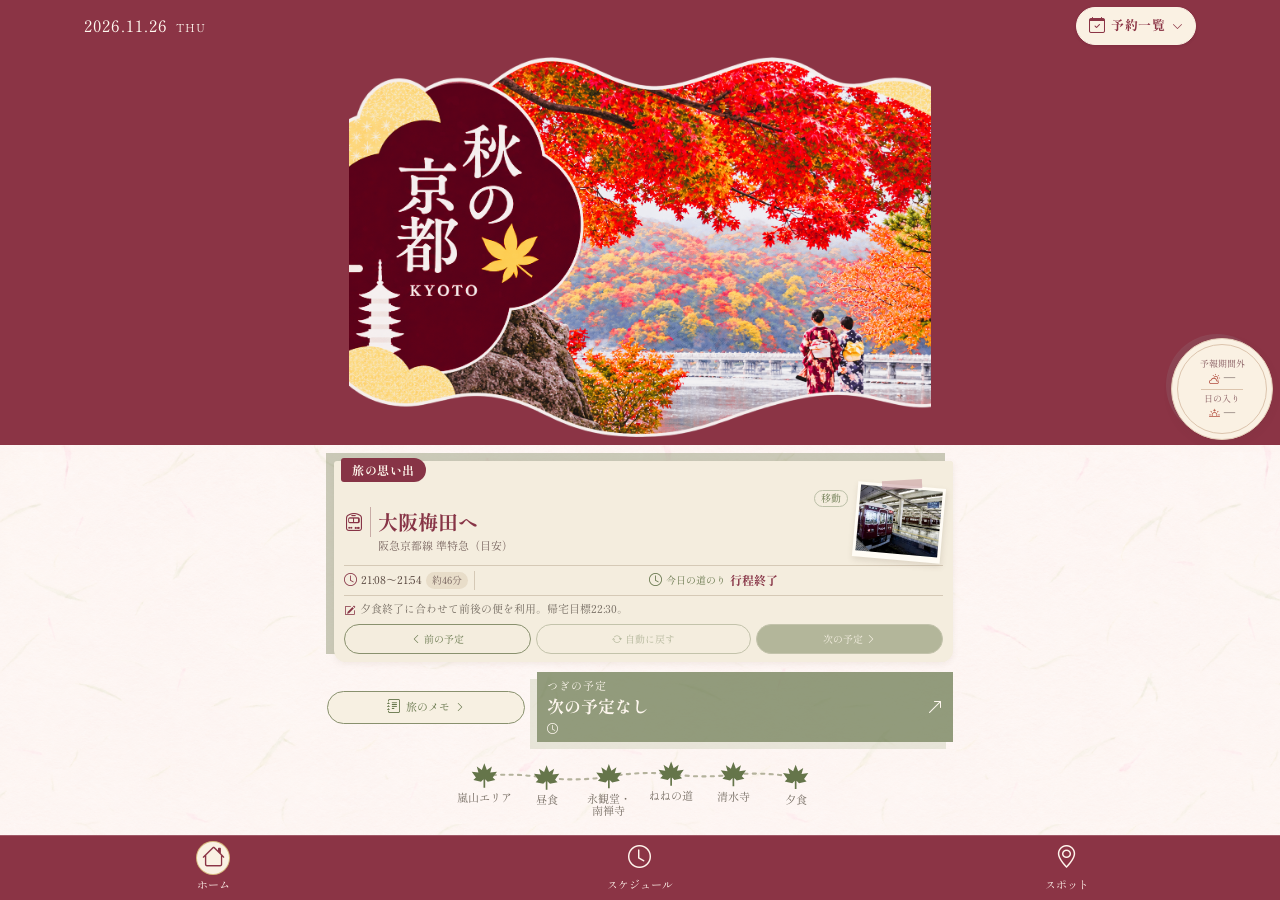
<file: index.html>
<!doctype html>
<html lang="ja">
  <head>
    <meta charset="UTF-8" />
    <meta name="viewport" content="width=device-width, initial-scale=1.0, viewport-fit=cover" />

    <meta name="theme-color" content="#8B3445" />
    <title>AYtabi｜秋の京都</title>

    <!-- Bootstrap 5 -->
    <link
      rel="stylesheet"
      href="https://cdn.jsdelivr.net/npm/bootstrap@5.3.3/dist/css/bootstrap.min.css"
    />
    <!-- Bootstrap Icons -->
    <link
      rel="stylesheet"
      href="https://cdn.jsdelivr.net/npm/bootstrap-icons@1.11.3/font/bootstrap-icons.min.css"
    />
    <!-- Font Awesome Icons -->
    <link
      rel="stylesheet"
      href="https://cdnjs.cloudflare.com/ajax/libs/font-awesome/6.7.2/css/all.min.css"
    />
    <!-- Google Fonts -->
    <link
      rel="stylesheet"
      href="https://fonts.googleapis.com/css2?family=Noto+Sans+JP:wght@400;500;600;700&display=swap"
    />
    <!-- 自作CSS -->
    <link rel="stylesheet" href="css/common.css?v=20261125-2215" />
    <link rel="stylesheet" href="css/home.css?v=20261125-2215" />
    <link rel="stylesheet" href="css/schedule.css?v=20261125-2215" />
    <link rel="stylesheet" href="css/spots.css?v=20261125-2215" />
    <link rel="stylesheet" href="css/refinement.css?v=20261126-memo2" />
  </head>

  <body>
    <!-- ヘッダー-->
    <header class="site-header">
      <div class="container d-flex align-items-center gap-2">
        <!-- 日付 -->
        <div class="header-date">
          <span id="header-date"></span>
          <span id="header-day" class="header-date__day"></span>
        </div>

        <!-- 予約リスト -->
        <div id="header-reservations" class="dropdown ms-auto">
          <!-- 予約リストボタン -->
          <button
            class="reservation-btn cta"
            type="button"
            data-bs-toggle="dropdown"
            aria-expanded="false"
          >
            <i class="bi bi-calendar-check" aria-hidden="true"></i><span>予約一覧</span>
            <i class="bi bi-chevron-down reservation-arrow-down"></i>
          </button>

          <!-- 予約リストドロップダウン -->
          <div id="reservation-list" class="dropdown-menu dropdown-menu-end reservation-dropdown">
          </div>
        </div>
      </div>
    </header>

    <!-- メインコンテンツ -->
    <main id="app-content">
      <!-- 各画面のHTMLをここに読み込む -->
    </main>

    <!-- フッター -->
    <footer class="site-footer">
      <nav class="footer-nav">
        <a href="#home" class="footer-link active" data-page="home">
          <span class="footer-icon">
            <i class="bi bi-house"></i>
          </span>
          <span>ホーム</span>
        </a>

        <a href="#schedule" class="footer-link" data-page="schedule">
          <span class="footer-icon">
            <i class="bi bi-clock"></i>
          </span>
          <span>スケジュール</span>
        </a>

        <a href="#spots" class="footer-link" data-page="spots">
          <span class="footer-icon">
            <i class="bi bi-geo-alt"></i>
          </span>
          <span>スポット</span>
        </a>
      </nav>
    </footer>

    <!-- ==================================================
     スポット詳細モーダル
================================================== -->

<div class="modal fade"
     id="spot-detail-modal"
     tabindex="-1"
     aria-labelledby="spot-detail-modal-title"
     aria-hidden="true">

    <div class="modal-dialog
                modal-dialog-centered
                modal-dialog-scrollable">

        <div class="modal-content">

            <div class="modal-header">

                <h2 class="modal-title"
                    id="spot-detail-modal-title">

                    <i class="bi bi-geo-alt"></i>
                    スポット詳細

                </h2>

                <button type="button"
                        class="btn-close"
                        data-bs-dismiss="modal"
                        aria-label="閉じる">
                </button>

            </div>

            <div class="modal-body"
                 id="spot-detail-content">

                <!-- JavaScriptで描画 -->

            </div>

            <div class="modal-footer">

                <button type="button"
                        class="trip-modal-close"
                        data-bs-dismiss="modal">

                    閉じる

                </button>

            </div>

        </div>

    </div>

</div>


<!-- ==================================================
     時刻表モーダル
================================================== -->

<div class="modal fade"
     id="timetable-modal"
     tabindex="-1"
     aria-labelledby="timetable-modal-title"
     aria-hidden="true">

    <div class="modal-dialog
                modal-dialog-centered
                modal-dialog-scrollable">

        <div class="modal-content">

            <div class="modal-header">

                <h2 class="modal-title"
                    id="timetable-modal-title">

                    <i class="bi bi-clock"></i>
                    時刻表

                </h2>

                <button type="button"
                        class="btn-close"
                        data-bs-dismiss="modal"
                        aria-label="閉じる">
                </button>

            </div>

            <div class="modal-body"
                 id="timetable-content">

                <!-- JavaScriptで描画 -->

            </div>

            <div class="modal-footer">

                <button type="button"
                        class="trip-modal-close"
                        data-bs-dismiss="modal">

                    閉じる

                </button>

            </div>

        </div>

    </div>

</div>

    <!-- jQuery -->
    <script src="https://code.jquery.com/jquery-3.7.1.min.js"></script>

    <!-- Bootstrap JS -->
    <script src="https://cdn.jsdelivr.net/npm/bootstrap@5.3.3/dist/js/bootstrap.bundle.min.js"></script>

    <!-- 自作JS -->
    <!-- 共通処理 -->
    <script src="./js/core/utils.js?v=20261125-2215"></script>
    <script src="./js/core/data.js?v=20261126-taxi4"></script>
    <script src="./js/core/router.js?v=20261125-2215"></script>

    <!-- 共通コンポーネント -->
    <script src="./js/components/header.js?v=20261125-2215"></script>
    <script src="./js/components/navigation.js?v=20261125-2215"></script>
    <script src="./js/components/menu.js?v=20261125-2215"></script>
    <script src="./js/components/spot-detail.js?v=20261126-polish1"></script>
    <script src="./js/components/timetable.js?v=20261125-2215"></script>
    <script src="./js/components/schedule-detail.js?v=20261125-2215"></script>

    <!-- 各画面 -->
    <script src="./js/pages/home.js?v=20261126-memo2"></script>
    <script src="./js/pages/schedule.js?v=20261126-polish1"></script>
    <script src="./js/pages/spots.js?v=20261125-2215"></script>

    <!-- アプリケーション初期化 -->
    <script src="./js/app.js?v=20261125-2215"></script>
  </body>
</html>
</file>
<file: css/common.css>
/* ========================================
   サイト全体の基本設定
======================================== */

/* 基本は読みやすいゴシック体 */
body {
    font-family: "Noto Sans JP", sans-serif;
}

/* 背景 */
body {
    background-color: #ffffff;

    background-image:
     linear-gradient(
        rgba(255, 255, 255, 0.65),
        rgba(255, 255, 255, 0.65)
    ),

        /* 和紙画像 */
        url("../assets/patterns/washi02.png");


    /* パターンを繰り返す */
    background-repeat: repeat;

    /* 画像の縦横比を維持 */
    background-size: auto, 600px auto;
}


/* ========================================
   共通ヘッダー
======================================== */

.site-header {
    background-color: #8B3445;
    border: none;
}

/* ヘッダーの日付 */
.header-date {
    display: flex;
    align-items: baseline;
    gap: 8px;

    font-family: "Shippori", serif;
    font-size: 16px;
    letter-spacing: 0.06em;
    color: #e5e3e0;
}

.header-date__day {
    font-size: 11px;
    letter-spacing: 0.1em;
}


/* ----------------------------------------
   予約一覧ボタン
---------------------------------------- */

/* 予約リストボタン */
.reservation-btn.cta {
    position: relative;
    display: inline-flex;
    align-items: center;

    padding: 15px 14px;
    border: none;
    background: none;
    cursor: pointer;

    transition: transform 0.2s ease;
}

/* 左側の丸い背景 */
.reservation-btn.cta::before {
    content: "";
    position: absolute;
    top: 50%;
    left: 0;

    width: 40px;
    height: 40px;
    border-radius: 50px;

    background: #FAF1E3;
    transform: translateY(-50%);
    transition: width 0.3s ease;
}

/* ボタンの文字 */
.reservation-btn.cta span {
    position: relative;
    z-index: 1;

    font-family: "Shippori", serif;
    font-size: 14px;
    font-weight: 600;
    letter-spacing: 0.05em;
    color: #8B3445;
}

/* 矢印 */
.reservation-arrow-down {
    position: relative;
    z-index: 1;
    margin-left: 8px;
    font-size: 14px;
    color: #8B3445;
    transition: transform 0.3s ease;
}

.reservation-btn.cta[aria-expanded="true"] .reservation-arrow-down {
    transform: rotate(180deg);
}

/* ホバー時 */
.reservation-btn.cta:hover::before {
    width: 100%;
    background: #FAF1E3;
}

.reservation-btn.cta:hover svg {
    transform: translateX(0);
}

/* 押したとき */
.reservation-btn.cta:active {
    transform: scale(0.95);
}

/* キーボード操作 */
.reservation-btn.cta:focus-visible {
    outline: 2px solid #8B3445;
    outline-offset: 3px;
}

.reservation-btn.cta[aria-expanded="true"]::before {
    width: 100%;
}

.reservation-btn.cta[aria-expanded="true"] svg {
    transform: translateX(0);
}

/* ========================================
   予約一覧ドロップダウン
======================================== */

/* 予約なしメッセージ */
.reservation-empty {
    padding: 16px;
    text-align: center;
    font-size: 0.85rem;
    color: #873446;
}

.reservation-dropdown {
    width: 300px;
    max-width: calc(100vw - 24px);
    padding: 8px 16px;

    background-color: #FFFFFF;
    border: 1px solid #DDD2C8;
    border-radius: 12px;
    box-shadow: 0 8px 24px rgba(0, 0, 0, 0.12);
}

.reservation-link {
    display: flex;
    align-items: center;
    justify-content: space-between;
    gap: 12px;
    padding: 16px 4px;
    text-decoration: none;
    color: inherit;
}

.reservation-icon {
    width: 44px;
    height: 44px;
    flex-shrink: 0;
    display: flex;
    align-items: center;
    justify-content: center;
    background-color: #F8F0EE;
    border-radius: 8px;
    color: #8B3445;
    font-size: 20px;
}

.reservation-info {
    flex: 1;
    min-width: 0;
}

.reservation-link + .reservation-link {
    border-top: 1px solid #E8DFD7;
}

.reservation-name {
    font-family: "Shippori", serif;
    font-size: 15px;
    font-weight: 700;
    color: #8B3445;
}
.reservation-facility {
    font-family: "Shippori", serif;
    margin-top: 4px;
    font-size: 13px;
    font-weight: 600;
    color: #333;
}
.reservation-date {
    font-family: "Shippori", serif;
    margin-top: 5px;
    font-size: 12px;
    font-weight: 500;
    color: #777;
}
.reservation-arrow {
    flex-shrink: 0;
    color: #8B3445;
}
.reservation-link > i {
    font-size: 18px;
    color: #8B3445;
    flex-shrink: 0;
}

.reservation-link:hover {
    background-color: #FAF7F4;
}

/* ========================================
   共通フッター
======================================== */
.site-footer {
    position: fixed;
    bottom: 0;
    width: 100%;

    background-color: #8B3445;
    background-image:
        url("../assets/images/footer-deco-left.png"),
        url("../assets/images/footer-deco-right.png");

    background-position:
        left top,
        right bottom;

    background-size:
        100px auto,
        100px auto;

    background-repeat: no-repeat;

    padding: 10px 0 12px;
    overflow: hidden;
}

.footer-nav {
    display: grid;
    grid-template-columns: repeat(3, 1fr);
    position: relative;
    z-index: 1;
}

.footer-link {
    display: flex;
    flex-direction: column;
    align-items: center;
    justify-content: center;
    gap: 5px;

    color: #FFF4EC;
    text-decoration: none;
    font-family: "Shippori", serif;
    font-size: 12px;

    border: none;
    outline: none;
    box-shadow: none;
}

.footer-icon {
    display: flex;
    align-items: center;
    justify-content: center;

    width: 42px;
    height: 42px;
    font-size: 23px;

    color: #FFF4EC;
    transition: all .25s ease;
}

/* 選択中のアイコン */
.footer-link.active .footer-icon {
    background: #FAF1E3;
    color: #873446;
    border-radius: 50%;

    box-shadow:
        inset 0 0 0 3px #FAF1E3,
        inset 0 0 0 4px #C9A06D,
        0 0 0 2px #8B3445,
        0 0 0 3px #E7C58E;
}

/* ホバー */
.footer-link:hover {
    color: #FFF4EC;
}

.footer-link:focus-visible {
    outline: 2px solid #FFF4EC;
    outline-offset: -3px;
    border-radius: 8px;
}

/* ========================================
   フォント定義
======================================== */
/* はんなり明朝 */
@font-face {
    font-family: "Hannari";
    src: url("../assets/fonts/HannariMincho-Regular.otf") format("opentype");
    font-weight: 400;
    font-style: normal;
    font-display: swap;
}

/* こころ明朝 */
@font-face {
    font-family: "Kokoro";
    src: url("../assets/fonts/Kokoro.otf") format("opentype");
    font-weight: 400;
    font-style: normal;
    font-display: swap;
}

/* しっぽり明朝 */
@font-face {
    font-family: "Shippori";
    src: url("../assets/fonts/ShipporiMincho-OTF-Regular.otf") format("opentype");
    font-weight: 400;
    font-style: normal;
    font-display: swap;
}

@font-face {
    font-family: "Shippori";
    src: url("../assets/fonts/ShipporiMincho-OTF-Medium.otf") format("opentype");
    font-weight: 500;
    font-style: normal;
    font-display: swap;
}

@font-face {
    font-family: "Shippori";
    src: url("../assets/fonts/ShipporiMincho-OTF-Bold.otf") format("opentype");
    font-weight: 700;
    font-style: normal;
    font-display: swap;
}
</file>
<file: css/home.css>
/* ========================================
   01. ヒーロー画像
======================================== */

.home-hero {
    position: relative;
    margin-top: -1px;
    padding-bottom: 6px;
    background: #8B3445;
    overflow: hidden;
}

.home-hero-image {
    display: block;
    width: 100%;
    height: auto;
}


/* ========================================
   02. 天気・日の入り
======================================== */

.weather-circle-area {
    position: absolute;
    right: 7px;
    bottom: 10px;
    z-index: 2;

    width: clamp(96px, 25vw, 128px);
    aspect-ratio: 1;
}

.weather-circle-area::before {
    content: "";
    position: absolute;
    inset: 0;

    background: rgba(142, 74, 89, .76);
    border-radius: 50%;
    transform: translate(-5px, -4px);
}

.weather-circle {
    position: relative;

    display: flex;
    flex-direction: column;
    align-items: center;
    justify-content: center;

    width: 100%;
    height: 100%;
    padding: 8px;
    gap: 3px;

    background: #FAF1E3;
    border: 1px solid #E4CDB8;
    border-radius: 50%;
    box-shadow: 0 3px 8px #57333318;
}

.weather-circle::before {
    content: "";
    position: absolute;
    inset: 5px;
    border: 1px solid #DCC4AD;
    border-radius: 50%;
    pointer-events: none;
}

.weather-circle__item {
    display: flex;
    flex-direction: column;
    align-items: center;
    gap: 2px;
}

.weather-circle__label {
    font-size: 10px;
    color: #81545A;
    line-height: 1.3;
}

.weather-circle__value {
    display: flex;
    align-items: center;
    justify-content: center;
    gap: 4px;

    color: #3C2B29;
    font-size: 13px;
    line-height: 1.3;
    white-space: nowrap;
}

.weather-circle__value i {
    color: #B34F40;
    font-size: 13px;
}

.weather-circle__divider {
    width: 42px;
    height: 1px;
    margin: 3px 0;
    background: #DCC4AD;
}


/* ========================================
   03. ホーム全体
======================================== */

.trip-progress {
    --home-wine: #873446;
    --home-olive: #65754A;
    --home-paper: #F4EDDE;
    --home-text: #75615C;
    --home-line: #D5C9B6;

    max-width: 650px;
    margin: 0 auto;
    padding: 25px 14px 4px;
}

.trip-progress button {
    font-family: inherit;
    box-shadow: none;
    -webkit-tap-highlight-color: transparent;
}

.trip-progress [hidden] {
    display: none !important;
}

.location-cards {
    position: relative;
    padding: 0;
}

.location-card {
    position: relative;
    isolation: isolate;
    border: 0;
    box-sizing: border-box;
}

.location-card::before {
    content: "";
    position: absolute;
    inset: 0;
    z-index: -2;
    pointer-events: none;
}


/* ========================================
   04. NOWカード
======================================== */

.location-card-now {
    margin: 0 0 0 7px;
    padding: 12px 12px 10px;

    background: var(--home-paper);
    border-radius: 3px 3px 12px 12px;
    box-shadow: 0 2px 6px #69544015;
}

.location-card-now::before {
    inset: 0;
    background: rgba(137, 145, 110, .45);
    transform: translate(-8px, -8px);
}

.location-card-now::after {
    content: "";
    position: absolute;
    inset: 0;
    z-index: -1;

    background: var(--home-paper);
    border-radius: inherit;
}

.home-now-heading {
    display: flex;
    align-items: center;
    margin-bottom: 6px;
}

.location-card-now .location-card-label {
    display: inline-flex;
    align-items: center;

    margin: -16px 0 0 -3px;
    padding: 5px 14px;

    background: var(--home-wine);
    color: #FFF8ED;
    border-radius: 4px 16px 16px 4px;

    font-family: "Shippori", serif;
    font-size: 12px;
    font-weight: 600;
    letter-spacing: .05em;
}


/* ========================================
   05. NOWカード｜タイトル・写真
======================================== */

.home-now-main {
    display: flex;
    align-items: center;
    gap: 9px;
    min-height: 76px;
    margin-bottom: 8px;
}

.home-now-icon {
    display: flex;
    align-items: center;
    justify-content: center;

    flex: 0 0 30px;
    min-height: 36px;
    padding-right: 7px;

    border-right: 1px solid #C8ABA5;
    color: var(--home-wine);
    font-size: 20px;
}

.home-now-text {
    flex: 1;
    min-width: 0;
}

.home-category {
    display: table;
    margin: 0 0 4px auto;
    padding: 2px 7px;

    color: var(--home-olive);
    border: 1px solid #BCC0A8;
    border-radius: 20px;

    font-size: 10px;
    line-height: 1.3;
}

.home-current-detail {
    display: block;
    width: 100%;
    padding: 0;

    background: transparent;
    border: none;
    text-align: left;
}

#home-current {
    margin: 0;

    color: var(--home-wine);
    font-family: "Shippori", serif;
    font-size: clamp(16px, 4.5vw, 23px);
    font-weight: 700;
    line-height: 1.4;
    overflow-wrap: anywhere;
}

#home-current-description {
    margin: 3px 0 0;

    color: var(--home-text);
    font-size: 11px;
    line-height: 1.5;
}

#home-current-description:empty {
    display: none;
}


/* スクラップ写真 */

.home-now-photo {
    position: relative;

    display: block;
    flex: 0 0 29%;
    max-width: 112px;
    min-width: 0;

    padding: 4px 4px 9px;

    background: #FFFCF5;
    border: none;
    transform: rotate(5deg);
    box-shadow: 1px 3px 6px #5D493326 !important;
}

.home-now-photo::before {
    content: "";
    position: absolute;
    top: -5px;
    left: 27%;

    width: 46%;
    height: 12px;

    background: rgba(184, 128, 140, .45);
    transform: rotate(-8deg);
    z-index: 1;
    pointer-events: none;
}

.home-now-photo img,
.home-photo-placeholder {
    width: 100%;
    aspect-ratio: 5 / 4;
}

.home-now-photo img {
    display: block;
    object-fit: cover;
}

.home-photo-placeholder {
    display: flex;
    flex-direction: column;
    align-items: center;
    justify-content: center;
    gap: 4px;

    background: #E5E5D5;
    color: #8A9276;
}

.home-photo-placeholder i {
    font-size: 23px;
    line-height: 1;
}

.home-photo-placeholder span {
    font-family: "Shippori", serif;
    font-size: 9px;
    letter-spacing: .16em;
}

.home-now-photo:disabled {
    opacity: 1;
}


/* ========================================
   06. NOWカード｜時間・カウントダウン
======================================== */

.home-now-info {
    display: flex;
    align-items: center;
    flex-wrap: wrap;
    gap: 5px 8px;

    padding: 7px 0;

    border-top: 1px solid var(--home-line);
    border-bottom: 1px solid var(--home-line);

    font-size: 11px;
    line-height: 1.5;
}

.home-now-time,
.home-now-countdown {
    display: flex;
    align-items: center;
    flex-wrap: wrap;
    gap: 4px;
}

.home-now-time {
    color: var(--home-text);
}

.home-now-time > i {
    color: var(--home-wine);
    font-size: 13px;
}

#home-current-time {
    color: #55443C;
    white-space: nowrap;
}

#home-current-duration {
    padding: 1px 6px;
    background: #E8DDC9;
    border-radius: 20px;
    font-size: 10px;
    white-space: nowrap;
}

.home-now-countdown {
    flex: 1;
    justify-content: center;

    padding-left: 8px;
    border-left: 1px solid var(--home-line);

    color: var(--home-olive);
}

.home-now-countdown > i {
    font-size: 13px;
}

#home-timing-label {
    font-size: 10px;
}

#home-timing {
    color: var(--home-wine);
    font-size: 12px;
    font-weight: 700;
    white-space: nowrap;
}


/* ========================================
   07. NOWカード｜補足情報
======================================== */

.home-now-note {
    display: flex;
    align-items: flex-start;
    gap: 6px;

    padding: 7px 0;

    color: var(--home-text);
    font-size: 11px;
    line-height: 1.5;
}

.home-now-note > i {
    color: var(--home-wine);
}

.home-note-label {
    flex-shrink: 0;
    padding: 1px 6px;

    background: #E9DFC9;
    color: var(--home-wine);
    border-radius: 12px;

    font-size: 10px;
}

#home-current-note {
    min-width: 0;
    overflow-wrap: anywhere;
}


/* ========================================
   08. 前後切り替えボタン
======================================== */

.home-controls {
    display: grid;
    grid-template-columns: 1fr 1.15fr 1fr;
    gap: 6px;

    margin-top: 8px;
}

.home-controls button {
    display: flex;
    align-items: center;
    justify-content: center;
    gap: 3px;

    min-width: 0;
    min-height: 30px;
    padding: 4px 2px;

    background: transparent;
    color: var(--home-olive);
    border: 1px solid #89916E;
    border-radius: 30px;

    font-size: 10px;
    line-height: 1.4;
    white-space: nowrap;
}

.home-controls [data-home-step="1"] {
    background: var(--home-olive);
    color: #FFF8ED;
}

.home-controls [data-home-auto][aria-pressed="false"] {
    background: var(--home-wine);
    color: #FFF8ED;
    border-color: var(--home-wine);
}

.home-controls button:disabled {
    opacity: .45;
    cursor: default;
}


/* ========================================
   09. NEXTカード・クイックボタン
======================================== */

.home-next-row {
    display: grid;
    grid-template-columns: 1fr 2.1fr;
    align-items: center;
    gap: 17px;

    margin: 12px 0 0;
}

.home-quick-actions {
    display: flex;
    flex-direction: column;
    gap: 6px;
}

.home-quick-button {
    display: flex;
    align-items: center;
    justify-content: center;
    gap: 5px;

    width: 100%;
    min-height: 32px;
    padding: 5px;

    background: #F7F0E2;
    color: var(--home-olive);
    border: 1px solid #89916E;
    border-radius: 30px;

    font-size: 11px;
    white-space: nowrap;
}

.home-quick-button i:first-child {
    font-size: 14px;
}

.home-quick-button i:last-child {
    font-size: 10px;
}

.location-card-next {
    display: block;
    width: 100%;
    min-width: 0;
    padding: 9px 12px;

    background: var(--home-olive);
    color: #FFF8ED;
    text-align: left;
}

.location-card-next::before {
    background: rgba(210, 212, 191, .7);
    transform: translate(-7px, 7px);
}

.location-card-next::after {
    content: "";
    position: absolute;
    inset: 0;
    z-index: -1;
    background: var(--home-olive);
}

.location-card-next .location-card-label {
    display: block;
    margin-bottom: 3px;
    font-size: 11px;
    letter-spacing: .08em;
}

.next-card-content {
    display: flex;
    align-items: center;
    gap: 6px;
}

#home-next-icon {
    flex-shrink: 0;
    font-size: 17px;
}

#home-next {
    flex: 1;
    min-width: 0;
    margin: 0;

    font-family: "Shippori", serif;
    font-size: clamp(14px, 3.8vw, 19px);
    font-weight: 600;
    line-height: 1.4;
    overflow-wrap: anywhere;
}

.next-card-content > .bi-arrow-up-right {
    font-size: 16px;
}

.home-next-info {
    display: flex;
    align-items: center;
    flex-wrap: wrap;
    gap: 4px;

    margin-top: 4px;

    font-size: 11px;
    line-height: 1.4;
}

.location-card-next:disabled {
    opacity: .7;
}


/* ========================================
   10. 今日の道のり
======================================== */

.today-flow {
    margin: 25px 0 0;
    padding: 10 3px;
}

.today-route {
    display: block;
    width: 100%;
    height: 58px;
    overflow: visible;
}

.route-path {
    fill: none;
    stroke: #B4B29C;
    stroke-width: 2;
    stroke-dasharray: 3 5;
    stroke-linecap: round;
}

.route-stop {
    color: #B9BEA6;
}

.route-stop.is-completed {
    color: #65754A;
}

.route-stop.is-current {
    color: #B34F40;
}

.route-maple {
    fill: currentColor;
}

.route-stop text {
    fill: #82796B;
    font-family: "Shippori", serif;
    font-size: 11px;
    text-anchor: middle;
}

.route-stop.is-current text {
    fill: #873446;
    font-weight: 700;
}


/* ========================================
   11. 旅のメモ
======================================== */

.home-notes-section {
    max-width: 650px;
    margin: 12px auto 0;
    padding: 16px 20px 20px;

    scroll-margin-top: 70px;
}

.home-notes-section h2 {
    margin: 0 0 12px;

    color: #873446;
    font-family: "Shippori", serif;
    font-size: 18px;
}

#home-notes {
    display: grid;
    gap: 10px;
}

#home-notes article {
    padding: 12px;
    background: #F4EDDE;
    border-left: 3px solid #89916E;
}

#home-notes h3 {
    margin: 0 0 6px;

    color: #873446;
    font-family: "Shippori", serif;
    font-size: 14px;
}

#home-notes p {
    margin: 0;
    color: #75615C;
    font-size: 12px;
    line-height: 1.8;
    white-space: pre-wrap;
}

.home-weather-source {
    margin: 15px 0 0;
    color: #8C8177;
    font-size: 10px;
    text-align: center;
}

.home-weather-source a {
    color: inherit;
}


/* ========================================
   12. 小さい端末への対応
======================================== */

@media (max-width: 360px) {

    .trip-progress {
        padding-right: 10px;
        padding-left: 10px;
    }

    .location-card-now {
        padding-right: 9px;
        padding-left: 9px;
    }

    .home-now-main {
        gap: 6px;
    }

    .home-now-icon {
        flex-basis: 24px;
        font-size: 16px;
    }

    .home-now-info {
        font-size: 10px;
    }

    .home-now-countdown {
        padding-left: 5px;
    }

    .home-next-row {
        gap: 12px;
    }
}


/* ========================================
   13. 画面の高さが小さい場合
======================================== */

@media (max-height: 740px) and (max-width: 600px) {

    .home-hero-image {
        height: clamp(120px, 36vw, 180px);
    }

    .weather-circle-area {
        width: 94px;
    }

    .trip-progress {
        padding-top: 12px;
    }

    .home-now-main {
        min-height: 65px;
    }

    .home-next-row {
        margin-top: 9px;
    }

    .today-flow {
        margin-top: 8px;
    }

    .today-route {
        height: 50px;
    }
}

/* ========================================
   共通｜予定詳細モーダル
======================================== */

.schedule-detail-modal .modal-content {
    background: #FAF3E7;
    border: 1px solid #D8C9B5;
    border-radius: 8px;
    overflow: hidden;
}

.schedule-detail-modal .modal-header {
    padding: 12px 16px;
    border-bottom: 1px solid #D8C9B5;
}

.schedule-detail-modal .modal-title {
    color: #873446;
    font-family: "Shippori", serif;
    font-size: 16px;
}

.schedule-detail-modal .modal-body {
    padding: 16px;
}

.schedule-detail-summary {
    margin-bottom: 16px;
    padding: 14px;

    background: #F4EDDE;
    border-left: 3px solid #89916E;
}

.schedule-detail-heading {
    display: flex;
    align-items: center;
    gap: 8px;

    color: #873446;
}

.schedule-detail-heading > i {
    font-size: 20px;
}

.schedule-detail-heading h3 {
    margin: 0;

    font-family: "Shippori", serif;
    font-size: 21px;
    font-weight: 700;
}

.schedule-detail-time {
    display: flex;
    align-items: center;
    flex-wrap: wrap;
    gap: 6px;

    margin-top: 8px;

    color: #65754A;
    font-size: 13px;
}

.schedule-detail-time span {
    padding: 2px 8px;

    background: #E6DDCA;
    border-radius: 20px;

    font-size: 11px;
}

.schedule-detail-summary p {
    margin: 8px 0 0;
    color: #75615C;
    font-size: 12px;
    line-height: 1.6;
}

.schedule-detail-summary .schedule-spot-tags {
    margin-top: 8px;
}

.schedule-detail-body {
    display: flex;
    flex-direction: column;
    gap: 12px;
}

.schedule-detail-empty {
    margin: 0;
    color: #75615C;
    font-size: 12px;
}

.schedule-detail-modal .modal-footer {
    padding: 10px 16px;
    border-top: 1px solid #D8C9B5;
}

.schedule-detail-close {
    width: 100%;
    padding: 8px;

    background: #65754A;
    color: #FFF8ED;
    border: none;
    border-radius: 24px;

    font-size: 13px;
}
</file>
<file: css/schedule.css>
/* ==================================================
   01. スケジュール画面全体
================================================== */

.schedule-page {
    padding: 24px 16px;
}


/* ==================================================
   02. 日付ヘッダー
================================================== */

/* 日付ヘッダー全体 */
.schedule-date-header {
    display: flex;
    align-items: center;
    gap: 16px;
    padding-left: 30px;
    margin-bottom: 16px;
}

/* 日付スタンプ */
.schedule-date-stamp {
    position: relative;
    display: flex;
    flex-direction: column;
    align-items: center;
    justify-content: center;
    flex-shrink: 0;

    width: 60px;
    height: 60px;
    border: 1.5px solid #8B3445;
    border-radius: 50%;

    font-family: "Shippori", serif;
    color: #873446;
}

/* スタンプの内側の円 */
.schedule-date-stamp::before {
    content: "";
    position: absolute;
    inset: 4px;
    border: 1px solid #8B3445;
    border-radius: 50%;
}

/* 日付 */
#schedule-date {
    font-size: 12px;
    font-weight: bold;
    line-height: 1.2;
}

/* 曜日 */
#schedule-day {
    font-size: 8px;
    letter-spacing: 2px;
}

/* 見出し */
.schedule-date-title {
    font-family: "Shippori", serif;
    font-size: 20px;
    font-weight: bold;
    color: #873446;
}

/* 英字サブタイトル */
.schedule-date-subtitle {
    font-size: 9px;
    letter-spacing: 3px;
    color: #A38A74;
    margin-top: 4px;
}


/* ==================================================
   03. スケジュール項目・レイアウト
================================================== */

/* 時刻・タイムライン・カードの3列構成 */
.schedule-item {
    display: grid;
    grid-template-columns: 48px 24px minmax(0, 1fr);
}


/* ==================================================
   04. 開始・終了時刻
================================================== */

/* 時刻表示領域 */
.schedule-time {
    display: flex;
    flex-direction: column;
    gap: 2px;

    padding-top: 14px;
    color: #873446;
    white-space: nowrap;
}

/* 開始時刻 */
.schedule-start {
    font-size: 16px;
    font-weight: bold;
}

/* 終了時刻 */
.schedule-end {
    font-size: 11px;
    font-weight: normal;
}


/* ==================================================
   05. タイムライン
================================================== */

/* タイムライン表示領域 */
.schedule-marker {
    position: relative;
    display: flex;
    justify-content: center;
    padding-top: 21px;
}

/* タイムラインの縦線 */
.schedule-marker::before {
    content: "";
    position: absolute;
    top: 0;
    bottom: 0;
    width: 1px;
    background: #C9C4B5;
}

/* タイムラインの丸いマーカー */
.schedule-dot {
    position: relative;
    width: 8px;
    height: 8px;
    border-radius: 50%;
    background: #8B3445;
}


/* ==================================================
   06. スケジュールカード
================================================== */

/* カード本体 */
.schedule-card {
    position: relative;
    isolation: isolate;

    /* 上・右・下・左 */
    margin: 0 6px 24px 20px;

    /* 上・右・下・左 */
    padding: 16px 12px 16px 26px;

    background: transparent;
}

/* 背面の紙 */
.schedule-card::before {
    content: "";
    position: absolute;
    inset: 0;
    transform: translate(5px, 5px);
    background: rgba(193, 200, 167, 0.35);
    z-index: -2;
}

/* 前面の紙 */
.schedule-card::after {
    content: "";
    position: absolute;
    inset: 0;
    background: #FCF3E0;
    z-index: -1;
}

/* カードの常時表示部分 */
.schedule-card-header {
    display: flex;
    align-items: center;
    gap: 10px;
}

/* タイトル・説明の表示領域 */
.schedule-heading {
    flex: 1;
    min-width: 0;
}

/* 開閉アイコン */
.schedule-toggle {
    flex-shrink: 0;
    font-size: 12px;
    color: #998B78;
}


/* ==================================================
   07. タイトル・サブタイトル・所要時間
================================================== */

/* タイトルと所要時間の横並び */
.schedule-title-row {
    display: flex;
    flex-direction: column;
    align-items: flex-start;
    gap: 4px;
}

/* スケジュールタイトル */
.schedule-title {
    font-family: "Shippori", serif;
    font-size: 18px;
    font-weight: bold;
    color: #873446;
    line-height: 1.5;
}

/* サブタイトル */
.schedule-description {
    font-size: 12px;
    color: #8F7863;
    line-height: 1.6;
    margin-top: 2px;
}

/* サブタイトルがない場合 */
.schedule-description:empty {
    display: none;
}

/* 所要時間タグ */
.schedule-duration {
    display: inline-flex;
    align-items: center;
    gap: 5px;
    color: #65754A;
    font-size: 11px;
    line-height: 1.5;
}


/* ==================================================
   08. カテゴリアイコン
================================================== */

/* 丸いカテゴリアイコン */
.schedule-category {
    position: absolute;
    top: 10px;
    left: -16px;

    display: flex;
    align-items: center;
    justify-content: center;
    flex-shrink: 0;

    width: 32px;
    height: 32px;
    border-radius: 50%;

    background: #8B3445;
    color: #FFF4EC;
    font-size: 16px;
}

/* 紅葉アイコン */
.icon-maple {
    display: inline-block;
    width: 22px;
    height: 22px;

    background-color: currentColor;

    mask-image: url("../assets/icons/maple.svg");
    mask-size: contain;
    mask-repeat: no-repeat;
    mask-position: center;
}


/* ==================================================
   09. 移動カード
================================================== */

/* 移動カード本体 */
.is-transport .schedule-card {
    margin-left: 26px;
    padding: 10px 12px 10px 22px;

    background: transparent;
    border: 1px dashed #A6A68B;
}

/* 紙の重なりを解除 */
.is-transport .schedule-card::before,
.is-transport .schedule-card::after {
    display: none;
}

/* 移動カードのタイトル */
.is-transport .schedule-title {
    font-size: 13px;
    color: #65754A;
}

/* 移動カードのカテゴリアイコン */
.is-transport .schedule-category {
    top: 8px;
    left: -14px;

    width: 28px;
    height: 28px;

    background: #E2E5D5;
    color: #65754A;
    font-size: 13px;
}


/* ==================================================
   10. スクラップ風の写真
================================================== */

/* 写真の白い台紙 */
.schedule-photo {
    position: relative;
    flex-shrink: 0;

    width: 64px;
    padding: 3px 3px 9px;

    background: #FFFCF6;
    box-shadow: 1px 2px 4px rgba(0, 0, 0, 0.12);

    transform: rotate(5deg);
}

/* 写真本体 */
.schedule-photo img {
    display: block;
    width: 100%;
    aspect-ratio: 1 / 1;
    object-fit: cover;
}

/* マスキングテープ */
.schedule-photo::before {
    content: "";
    position: absolute;
    top: -5px;
    left: 50%;

    width: 32px;
    height: 12px;

    background: rgba(185, 159, 112, .48);
    transform: translateX(-50%) rotate(-8deg);

    z-index: 1;
}
/* ==================================================
   11. スケジュールの進捗状態
================================================== */

/* --------------------------------------------------
   終了済み
-------------------------------------------------- */

/* タイムライン：濃い実線 */
.is-completed .schedule-marker::before {
    width: 2px;
    background: #65754A;
}

/* マーカー：塗りつぶした丸 */
.is-completed .schedule-dot {
    background: #65754A;
}

/* 時刻 */
.is-completed .schedule-time {
    color: #65754A;
}


/* --------------------------------------------------
   今後の予定
-------------------------------------------------- */

/* タイムライン：点線 */
.is-upcoming .schedule-marker::before {
    width: 0;
    background: none;
    border-left: 1px dashed #B6AD97;
}

/* マーカー：中抜きの丸 */
.is-upcoming .schedule-dot {
    background: #FCF7F0;
    border: 1px solid #B6AD97;
}


/* --------------------------------------------------
   現在の予定
-------------------------------------------------- */

/* タイムライン：点線 */
.is-current .schedule-marker::before {
    width: 0;
    background: none;
    border-left: 1px dashed #B6AD97;
}

/* 現在のマーカーまでを実線にする */
.is-current .schedule-marker::after {
    content: "";
    position: absolute;
    top: 0;
    left: 50%;
    width: 2px;
    height: 25px;
    background: #65754A;
    transform: translateX(-50%);
}

/* マーカー：現在の予定 */
.is-current .schedule-dot {
    width: 12px;
    height: 12px;
    margin-top: -2px;
    border-radius: 50%;
    background: #8B3445;
    z-index: 1;
}

/* 前面の紙 */
.is-current .schedule-card::after {
    background: #F1D9D6;
}

/* 背面の紙 */
.is-current .schedule-card::before {
    background: #D3B2AD;
}

/* 所要時間タグ */
.is-current .schedule-duration {
    color: #873446;
}

/* 現在の予定が移動の場合 */
.is-current.is-transport .schedule-card {
    background: #F1D9D6;
    border-color: #8B3445;
}
/* ==================================================
   12. スケジュールカードの開閉
================================================== */

/* クリック可能なヘッダー */
.schedule-card-header {
    cursor: pointer;
}

/* 詳細部分：初期状態は非表示 */
.schedule-card-body {
    display: none;
    margin-top: 16px;
    padding-top: 16px;
    border-top: 1px solid rgba(143, 120, 99, 0.25);
}

/* 詳細部分：展開時 */
.schedule-card.is-open .schedule-card-body {
    display: block;
}

/* 開閉アイコンのアニメーション */
.schedule-toggle {
    transition: transform 0.25s ease;
}

/* 展開時は矢印を反転 */
.schedule-card.is-open .schedule-toggle {
    transform: rotate(180deg);
}

/* ==================================================
   13. スケジュール詳細・スポット一覧
================================================== */

/* スポット一覧全体 */
.schedule-spot-list {
    display: flex;
    flex-direction: column;
}

/* スポット1件分 */
.schedule-spot-item {
    display: flex;
    align-items: center;
    gap: 8px;

    padding: 12px 0;
    border-bottom: 1px solid rgba(143, 120, 99, 0.2);
}

/* 最後のスポットは区切り線なし */
.schedule-spot-item:last-child {
    border-bottom: none;
}

/* スポット種別アイコン */
.schedule-spot-icon {
    flex-shrink: 0;
    align-self: flex-start;
    margin-top: 4px;
    font-size: 14px;
    color: #873446;
}

/* スポット名 */
.schedule-spot-name {
    flex: 1;
    min-width: 0;

    font-family: "Shippori", serif;
    font-size: 14px;
    font-weight: bold;
    color: #873446;
}

/* 地図ボタン */
.schedule-spot-map {
    display: inline-flex;
    align-items: center;
    justify-content: center;
    gap: 4px;
    flex-shrink: 0;

    padding: 4px 8px;
    border: 1px solid #B6BBA5;
    border-radius: 5px;

    color: #65754A;
    font-size: 11px;
    text-decoration: none;
    white-space: nowrap;
}

/* 詳細画面への矢印 */
.schedule-spot-arrow {
    flex-shrink: 0;
    font-size: 11px;
    color: #998B78;
}
/* スポット情報の表示領域 */
.schedule-spot-info {
    flex: 1;
    min-width: 0;
}

/* スポット情報タグの表示領域 */
.schedule-spot-tags {
    display: flex;
    flex-direction: column;
    align-items: flex-start;
    gap: 4px;
    margin-top: 6px;
}

/* タグの共通スタイル */
.schedule-spot-tag {
    display: inline-flex;
    align-items: baseline;
    gap: 5px;
    max-width: 100%;
    font-size: 11px;
    line-height: 1.6;
    overflow-wrap: anywhere;
}

/* 営業時間・料金タグ */
.tag-hours,
.tag-fee {
    color: #65754A;
}

/* 最終受付タグ */
.tag-admission {
    color: #796A5C;
}

/* 予約時間タグ（後で使用） */
.tag-reservation {
    color: #873446;
    font-weight: 600;
}

/* ==================================================
   14. スケジュールカードの追加スタイル
================================================== */

/* 詳細情報がないカード */
.schedule-card-header.has-no-detail {
    cursor: default;
}

/* 予約時間の強調表示 */
.tag-reservation-main {
    color: #873446;
    font-size: 12px;
    font-weight: bold;
}

/* 空のタグ領域 */
.schedule-spot-tags:empty {
    display: none;
}

/* キーボード操作時のフォーカス */
.schedule-card-header:focus-visible {
    outline: 2px solid #8B3445;
    outline-offset: 4px;
}


/* ==================================================
   15. スポット一覧の操作ボタン
================================================== */

/* スポット項目 */
.schedule-spot-item {
    cursor: pointer;
}

/* 操作ボタンの表示領域 */
.schedule-spot-actions {
    display: flex;
    flex-wrap: wrap;
    align-items: center;
    gap: 6px;
    margin-top: 8px;
}

/* 地図・メニューボタン */
.schedule-spot-map,
.schedule-spot-menu {
    display: inline-flex;
    align-items: center;
    justify-content: center;
    gap: 5px;

    padding: 5px 9px;

    border: 1px solid #B6BBA5;
    border-radius: 4px;
    background: transparent;

    color: #65754A;
    font-size: 11px;
    line-height: 1.5;
    text-decoration: none;
}

/* スポット詳細ボタン */
.schedule-spot-detail-btn {
    display: flex;
    align-items: center;
    justify-content: center;
    flex-shrink: 0;

    width: 24px;
    min-height: 36px;
    padding: 0;

    border: none;
    background: transparent;
    color: #998B78;
}

/* ボタン押下時 */
.schedule-spot-map:active,
.schedule-spot-menu:active {
    background: #E2E5D5;
    color: #4C5C4E;
}


/* ==================================================
   16. 移動経路タイムライン
================================================== */

/* 移動経路一覧 */
.schedule-route-list {
    display: flex;
    flex-direction: column;
}

/* 移動経路1件分 */
.schedule-route-item {
    display: grid;
    grid-template-columns: 26px minmax(0, 1fr);
    column-gap: 10px;
}

/* タイムライン領域 */
.schedule-route-marker {
    position: relative;
    display: flex;
    justify-content: center;
}

/* 経路をつなぐ縦線 */
.schedule-route-marker::before {
    content: "";
    position: absolute;

    top: 12px;
    bottom: -12px;
    left: 50%;

    width: 1px;
    background: #B6BBA5;

    transform: translateX(-50%);
}

/* 最後の経路は縦線なし */
.schedule-route-item:last-child
.schedule-route-marker::before {
    display: none;
}

/* 移動手段アイコン */
.schedule-route-icon {
    position: relative;

    display: flex;
    align-items: center;
    justify-content: center;

    width: 26px;
    height: 26px;

    border-radius: 50%;
    background: #E2E5D5;

    color: #65754A;
    font-size: 13px;

    z-index: 1;
}

/* 移動経路の情報 */
.schedule-route-info {
    min-width: 0;
    padding-bottom: 22px;
}

/* 最後の経路 */
.schedule-route-item:last-child
.schedule-route-info {
    padding-bottom: 4px;
}

/* 移動手段名 */
.schedule-route-type {
    color: #8F7863;
    font-size: 10px;
    letter-spacing: 1px;
    margin-bottom: 3px;
}

/* 出発地・到着地 */
.schedule-route-title {
    font-family: "Shippori", serif;
    font-size: 14px;
    font-weight: bold;
    line-height: 1.6;
    color: #4C5C4E;

    overflow-wrap: anywhere;
}

/* 出発地と到着地の間の矢印 */
.schedule-route-title i {
    margin: 0 2px;
    font-size: 11px;
    color: #A6A68B;
}

/* 交通機関・路線名 */
.schedule-route-line {
    margin-top: 3px;
    font-size: 12px;
    color: #65754A;
}

/* 方面・乗り場 */
.schedule-route-direction {
    margin-top: 2px;
    font-size: 11px;
    line-height: 1.6;
    color: #8F7863;
}


/* ==================================================
   17. 移動経路の時刻・所要時間
================================================== */

/* 出発・到着時刻 */
.schedule-route-time {
    display: flex;
    align-items: center;
    flex-wrap: wrap;
    gap: 6px;

    margin-bottom: 4px;

    color: #873446;
    font-size: 16px;
    font-weight: bold;
    font-variant-numeric: tabular-nums;
}

/* 発・着の文字 */
.schedule-route-time small {
    margin-left: 2px;
    font-size: 10px;
    font-weight: normal;
}

/* 時刻の間の矢印 */
.schedule-route-time > i {
    font-size: 11px;
    color: #A38A74;
}

/* 所要時間・運賃タグの表示領域 */
.schedule-route-tags {
    display: flex;
    flex-wrap: wrap;
    gap: 4px;
    margin-top: 6px;
}

/* 所要時間・運賃タグ */
.schedule-route-tag {
    display: inline-flex;
    align-items: center;
    gap: 4px;

    padding: 3px 7px;

    border-radius: 4px;
    background: #EDE7D5;

    color: #65754A;
    font-size: 10px;
    line-height: 1.5;
}


/* ==================================================
   18. 移動経路の操作ボタン
================================================== */

/* 操作ボタンの表示領域 */
.schedule-route-actions {
    display: flex;
    flex-wrap: wrap;
    align-items: center;
    gap: 6px;

    margin-top: 8px;
}

/* 時刻表・外部リンクボタン */
.schedule-route-timetable,
.schedule-route-link {
    display: inline-flex;
    align-items: center;
    justify-content: center;
    gap: 5px;

    max-width: 100%;
    padding: 5px 9px;

    border: 1px solid #A6A68B;
    border-radius: 4px;
    background: transparent;

    color: #65754A;
    font-size: 11px;
    line-height: 1.5;
    text-decoration: none;

    overflow-wrap: anywhere;
}

/* 時刻表ボタン */
.schedule-route-timetable {
    background: #E2E5D5;
    font-weight: 500;
}

/* ボタン押下時 */
.schedule-route-timetable:active,
.schedule-route-link:active {
    background: #D4DBC4;
    color: #4C5C4E;
}

/* 移動経路の補足メモ */
.schedule-route-note {
    margin-top: 6px;

    color: #8F7863;
    font-size: 10px;
    line-height: 1.7;

    white-space: pre-line;
    overflow-wrap: anywhere;
}


/* ==================================================
   19. スケジュールの予約詳細
================================================== */

/* 予約一覧 */
.schedule-reservation-list {
    display: flex;
    flex-direction: column;
    gap: 8px;
}

/* 予約情報 */
.schedule-reservation-detail {
    padding: 10px;

    border-left: 3px solid #8B3445;
    background: rgba(225, 213, 188, .45);
}

/* 予約名 */
.schedule-reservation-title {
    color: #873446;
    font-size: 12px;
    font-weight: bold;
}

/* 予約日時 */
.schedule-reservation-time {
    margin-top: 4px;

    color: #873446;
    font-size: 14px;
    font-weight: bold;
}

/* 予約の補足情報 */
.schedule-reservation-note {
    margin-top: 5px;

    color: #8F7863;
    font-size: 11px;
    line-height: 1.7;

    white-space: pre-line;
}


/* ==================================================
   20. スケジュールの補足メモ
================================================== */

.schedule-note {
    display: flex;
    align-items: flex-start;
    gap: 7px;

    margin-top: 10px;
    padding: 9px 10px;

    border-left: 2px solid #8B3445;
    background: rgba(225, 213, 188, .35);

    color: #873446;
    font-size: 11px;
    line-height: 1.7;
}

.schedule-note > i {
    flex-shrink: 0;
    margin-top: 2px;
}

.schedule-note-text {
    min-width: 0;
    white-space: pre-line;
    overflow-wrap: anywhere;
}


/* ==================================================
   21. 共通モーダル
================================================== */

/* モーダル本体 */
#spot-detail-modal .modal-content,
#timetable-modal .modal-content {
    border: 1px solid #D8C9B3;
    border-radius: 8px;
    background: #FCF7EC;
    color: #4C5C4E;

    overflow: hidden;
}

/* モーダルヘッダー */
#spot-detail-modal .modal-header,
#timetable-modal .modal-header {
    padding: 12px 18px;

    border-bottom: 1px solid #D8C9B3;
    background: #8B3445;
    color: #FFF4EC;
}

/* モーダルタイトル */
#spot-detail-modal .modal-title,
#timetable-modal .modal-title {
    font-family: "Shippori", serif;
    font-size: 16px;
    font-weight: bold;
}

/* 閉じるボタン */
#spot-detail-modal .btn-close,
#timetable-modal .btn-close {
    filter: invert(1) grayscale(100%) brightness(200%);
    opacity: 0.9;
}

/* モーダルの本文 */
#spot-detail-modal .modal-body,
#timetable-modal .modal-body {
    padding: 20px 18px;
    overflow-y: auto;
    overscroll-behavior: contain;
}

/* モーダルフッター */
#spot-detail-modal .modal-footer,
#timetable-modal .modal-footer {
    border-top: 1px solid #D8C9B3;
    background: #FCF7EC;
}

/* フッターの閉じるボタン */
.trip-modal-close {
    padding: 7px 24px;

    border: 1px solid #8B3445;
    border-radius: 4px;
    background: #FAF1E3;

    color: #873446;
    font-size: 12px;
}


/* ==================================================
   22. スポット詳細・メイン写真
================================================== */

/* スポット詳細全体 */
.spot-detail {
    min-width: 0;
}

/* スクラップ風のメイン写真 */
.spot-detail-photo {
    position: relative;

    margin: 8px 8px 24px;
    padding: 6px 6px 18px;

    background: #FFFCF6;
    box-shadow: 1px 3px 6px rgba(0, 0, 0, 0.12);

    transform: rotate(-1deg);
}

/* マスキングテープ */
.spot-detail-photo::before {
    content: "";
    position: absolute;

    top: -9px;
    left: 50%;

    width: 76px;
    height: 22px;

    background: rgba(185, 159, 112, .48);

    transform: translateX(-50%) rotate(-5deg);
    z-index: 1;
}

/* メイン写真本体 */
.spot-detail-photo img {
    display: block;
    width: 100%;
    aspect-ratio: 16 / 10;
    object-fit: cover;
}


/* ==================================================
   23. スポット詳細・基本情報
================================================== */

/* 種別・エリア・所要時間 */
.spot-detail-tags {
    display: flex;
    flex-wrap: wrap;
    gap: 5px;

    margin-bottom: 10px;
}

/* 基本情報タグ */
.spot-detail-tag {
    display: inline-flex;
    align-items: center;
    gap: 5px;

    padding: 4px 8px;

    border-radius: 4px;
    background: #E2E5D5;

    color: #65754A;
    font-size: 11px;
}

/* スポット名の表示領域 */
.spot-detail-heading {
    margin-bottom: 16px;
}

/* 読み仮名 */
.spot-detail-reading {
    color: #A38A74;
    font-size: 11px;
    letter-spacing: 1px;
}

/* スポット名 */
.spot-detail-name {
    margin: 3px 0 10px;

    font-family: "Shippori", serif;
    font-size: 26px;
    font-weight: bold;
    line-height: 1.5;
    color: #873446;
}

/* スポットの説明 */
.spot-detail-description {
    color: #796A5C;
    font-size: 13px;
    line-height: 1.9;

    white-space: pre-line;
    overflow-wrap: anywhere;
}


/* ==================================================
   24. スポット詳細・共通セクション
================================================== */

/* セクション全体 */
.spot-detail-section {
    margin-top: 24px;
}

/* セクションタイトル */
.spot-detail-section-title {
    display: flex;
    align-items: center;
    gap: 8px;

    margin: 0 0 12px;
    padding-bottom: 8px;

    border-bottom: 1px solid #D8C9B3;

    font-family: "Shippori", serif;
    font-size: 17px;
    font-weight: bold;
    color: #873446;
}

/* タイトルアイコン */
.spot-detail-section-title i {
    font-size: 14px;
}

/* 補足テキスト */
.spot-detail-subtext {
    margin-top: 5px;

    color: #8F7863;
    font-size: 11px;
    line-height: 1.7;

    white-space: pre-line;
    overflow-wrap: anywhere;
}


/* ==================================================
   25. スポット詳細・外部リンク
================================================== */

/* リンク一覧 */
.spot-detail-links {
    display: flex;
    flex-wrap: wrap;
    gap: 8px;

    margin-top: 12px;
}

/* 地図・公式サイト・予約確認ボタン */
.spot-detail-link {
    display: inline-flex;
    align-items: center;
    justify-content: center;
    flex: 1 1 auto;
    gap: 6px;

    min-width: 0;
    padding: 9px 12px;

    border: 1px solid #A6A68B;
    border-radius: 4px;
    background: transparent;

    color: #65754A;
    font-size: 12px;
    text-decoration: none;

    overflow-wrap: anywhere;
}

.spot-detail-link:active {
    background: #E2E5D5;
    color: #4C5C4E;
}


/* ==================================================
   26. スポット詳細・予約情報
================================================== */

.spot-detail-reservation {
    margin-bottom: 8px;
    padding: 12px;

    border-left: 3px solid #8B3445;
    background: #F0DFDB;
}

.spot-detail-reservation-title {
    color: #873446;
    font-size: 13px;
    font-weight: bold;
}

.spot-detail-reservation-time {
    margin-top: 5px;

    color: #873446;
    font-size: 17px;
    font-weight: bold;
    font-variant-numeric: tabular-nums;
}


/* ==================================================
   27. スポット詳細・営業時間・料金
================================================== */

/* 情報1件分 */
.spot-detail-data-item {
    padding: 10px 0;
    border-bottom: 1px solid rgba(143, 120, 99, 0.18);
}

/* 最後の項目は区切り線なし */
.spot-detail-data-item:last-child {
    border-bottom: none;
}

/* 項目名と値 */
.spot-detail-data-row {
    display: flex;
    align-items: baseline;
    justify-content: space-between;
    flex-wrap: wrap;
    gap: 6px 12px;
}

/* 項目名 */
.spot-detail-data-label {
    color: #796A5C;
    font-size: 12px;
}

/* 時刻・料金 */
.spot-detail-data-value {
    color: #65754A;
    font-size: 14px;
    font-weight: bold;
    text-align: right;
    font-variant-numeric: tabular-nums;
}

/* 最終受付時間 */
.spot-detail-admission {
    margin-top: 4px;

    color: #873446;
    font-size: 11px;
    text-align: right;
}


/* ==================================================
   28. スポット詳細・見どころ
================================================== */

.spot-highlight-item {
    margin-bottom: 18px;
}

.spot-highlight-item:last-child {
    margin-bottom: 0;
}

/* 見どころ写真 */
.spot-highlight-photo {
    padding: 4px 4px 12px;

    background: #FFFCF6;
    box-shadow: 1px 2px 4px rgba(0, 0, 0, 0.08);
}

.spot-highlight-photo img {
    display: block;
    width: 100%;
    aspect-ratio: 16 / 9;
    object-fit: cover;
}

/* 見どころタイトル */
.spot-highlight-title {
    margin-top: 8px;

    font-family: "Shippori", serif;
    color: #873446;
    font-size: 15px;
    font-weight: bold;
}

/* 見どころの説明 */
.spot-highlight-description {
    margin-top: 4px;

    color: #796A5C;
    font-size: 12px;
    line-height: 1.8;

    white-space: pre-line;
}


/* ==================================================
   29. スポット詳細・メニュー
================================================== */

/* メニュー一覧 */
.spot-menu-list {
    display: flex;
    flex-direction: column;
}

/* メニュー1件分 */
.spot-menu-item {
    display: flex;
    align-items: flex-start;
    gap: 12px;

    padding: 12px 0;

    border-bottom: 1px solid rgba(143, 120, 99, 0.18);
}

.spot-menu-item:last-child {
    border-bottom: none;
}

/* メニュー写真 */
.spot-menu-photo {
    flex-shrink: 0;

    width: 88px;
    padding: 3px 3px 9px;

    background: #FFFCF6;
    box-shadow: 1px 2px 4px rgba(0, 0, 0, 0.08);
}

.spot-menu-photo img {
    display: block;
    width: 100%;
    aspect-ratio: 1 / 1;
    object-fit: cover;
}

/* メニュー情報 */
.spot-menu-info {
    flex: 1;
    min-width: 0;
}

/* メニュー名 */
.spot-menu-name {
    font-family: "Shippori", serif;
    font-size: 15px;
    font-weight: bold;
    line-height: 1.6;
    color: #873446;
}

/* 価格 */
.spot-menu-price {
    margin-top: 4px;

    color: #65754A;
    font-size: 14px;
    font-weight: bold;
}

/* メニュー説明 */
.spot-menu-description {
    margin-top: 5px;

    color: #8F7863;
    font-size: 12px;
    line-height: 1.7;

    white-space: pre-line;
}


/* ==================================================
   30. スポット詳細・フォトギャラリー
================================================== */

.spot-detail-gallery {
    display: grid;
    grid-template-columns: repeat(2, minmax(0, 1fr));
    gap: 12px;
}

.spot-detail-gallery-photo {
    min-width: 0;
    padding: 4px 4px 12px;

    background: #FFFCF6;
    box-shadow: 1px 2px 4px rgba(0, 0, 0, 0.08);
}

.spot-detail-gallery-photo img {
    display: block;
    width: 100%;
    aspect-ratio: 4 / 3;
    object-fit: cover;
}


/* ==================================================
   31. スポット詳細・アクセス・メモ
================================================== */

/* アクセス情報 */
.spot-detail-access-item {
    padding: 8px 0;
}

/* 項目名 */
.spot-detail-access-label {
    margin-bottom: 3px;

    color: #A38A74;
    font-size: 11px;
}

/* 項目内容 */
.spot-detail-access-value {
    color: #4C5C4E;
    font-size: 13px;
    line-height: 1.8;

    white-space: pre-line;
    overflow-wrap: anywhere;
}

/* 補足メモ */
.spot-detail-note {
    padding: 12px;

    border-left: 2px solid #8B3445;
    background: #F0DFDB;

    color: #873446;
    font-size: 12px;
    line-height: 1.8;

    white-space: pre-line;
    overflow-wrap: anywhere;
}


/* ==================================================
   32. 時刻表・基本情報
================================================== */

.timetable-detail {
    min-width: 0;
}

/* 路線・経路情報 */
.timetable-heading {
    margin-bottom: 18px;
}

/* 路線名 */
.timetable-line {
    display: flex;
    align-items: center;
    gap: 6px;

    color: #65754A;
    font-size: 12px;
}

/* 出発地・到着地 */
.timetable-route {
    margin-top: 6px;

    font-family: "Shippori", serif;
    color: #873446;
    font-size: 19px;
    font-weight: bold;
    line-height: 1.6;
}

/* 方面・乗り場 */
.timetable-direction {
    margin-top: 4px;

    color: #8F7863;
    font-size: 12px;
}

/* 対象日 */
.timetable-date {
    margin-top: 6px;

    color: #A38A74;
    font-size: 11px;
    letter-spacing: 1px;
}


/* ==================================================
   33. 時刻表・テーブル
================================================== */

/* テーブル表示領域 */
.timetable-table-wrap {
    width: 100%;
    overflow-x: auto;
}

/* 時刻表本体 */
.timetable-table {
    width: 100%;
    border-collapse: collapse;

    font-size: 12px;
    font-variant-numeric: tabular-nums;
}

/* テーブル見出し */
.timetable-table th {
    padding: 9px 6px;

    background: #EDE7D5;

    color: #65754A;
    font-size: 11px;
    font-weight: normal;
    text-align: left;
    white-space: nowrap;
}

/* テーブルセル */
.timetable-table td {
    padding: 12px 6px;

    border-bottom: 1px solid #E0D7C6;
    vertical-align: middle;
}

/* 出発・到着時刻 */
.timetable-departure,
.timetable-arrival {
    font-size: 15px;
    font-weight: 500;
    white-space: nowrap;
}

/* 種別・方面 */
.timetable-service {
    color: #65754A;
    font-size: 11px;
}

/* 便の補足情報 */
.timetable-row-note {
    margin-top: 3px;

    color: #8F7863;
    font-size: 10px;
    line-height: 1.5;
}

/* 状態表示列 */
.timetable-status {
    width: 1%;
    white-space: nowrap;
}


/* ==================================================
   34. 時刻表・便の表示状態
================================================== */

/* 予定便 */
.timetable-row.is-planned {
    background: #EEE3D1;
    color: #873446;
}

/* 次発便 */
.timetable-row.is-next {
    background: #E2E5D5;
    color: #4C5C4E;
}

/* 予定便と次発便が一致する場合 */
.timetable-row.is-planned.is-next {
    background: #EEE3D1;
    color: #873446;
}

/* 出発済みの便 */
.timetable-row.is-past {
    background: transparent;
    color: #A9A297;
}

/* 出発済みの便の種別・補足情報 */
.timetable-row.is-past .timetable-service,
.timetable-row.is-past .timetable-row-note {
    color: #A9A297;
}

/* 便の状態タグ */
.timetable-tag {
    display: block;

    margin: 2px 0;
    padding: 3px 5px;

    border-radius: 3px;

    font-size: 9px;
    font-weight: bold;
    text-align: center;
    white-space: nowrap;
}

/* 予定便タグ */
.tag-planned {
    background: #8B3445;
    color: #FFF4EC;
}

/* 次発便タグ */
.tag-next {
    background: #65754A;
    color: #FFF4EC;
}

/* 出発済みの予定便タグ */
.timetable-row.is-past .tag-planned {
    background: #D5CEC4;
    color: #8F887E;
}

/* 時刻表がない場合 */
.timetable-empty {
    padding: 20px 8px;

    color: #8F7863;
    font-size: 12px;
    text-align: center;
}


/* ==================================================
   35. 時刻表・外部リンク・補足情報
================================================== */

.timetable-links {
    display: flex;
    flex-direction: column;
    gap: 8px;

    margin-top: 18px;
}

/* 関連サイトボタン */
.timetable-link {
    display: flex;
    align-items: center;
    justify-content: space-between;
    gap: 8px;

    padding: 10px 12px;

    border: 1px solid #A6A68B;
    border-radius: 4px;

    color: #65754A;
    font-size: 12px;
    text-decoration: none;
}

.timetable-link:active {
    background: #E2E5D5;
    color: #4C5C4E;
}

/* 補足情報 */
.timetable-note {
    display: flex;
    align-items: flex-start;
    gap: 6px;

    margin-top: 14px;

    color: #8F7863;
    font-size: 11px;
    line-height: 1.7;

    white-space: pre-line;
}


/* ==================================================
   36. 小さいスマートフォンへの対応
================================================== */

@media (max-width: 375px) {

    .schedule-page {
        padding-right: 12px;
        padding-left: 12px;
    }

    .schedule-item {
        grid-template-columns: 44px 20px minmax(0, 1fr);
    }

    .schedule-card {
        margin-left: 16px;
        padding-left: 22px;
        padding-right: 10px;
    }

    .is-transport .schedule-card {
        margin-left: 20px;
        padding-left: 18px;
    }

    .schedule-title {
        font-size: 16px;
    }

    .schedule-photo {
        width: 52px;
    }

    .schedule-spot-tag {
        max-width: 100%;
        white-space: normal;
    }

    .schedule-route-item {
        grid-template-columns: 22px minmax(0, 1fr);
        column-gap: 7px;
    }

    .schedule-route-icon {
        width: 22px;
        height: 22px;
        font-size: 11px;
    }

    .schedule-route-time {
        font-size: 14px;
    }

    .schedule-route-title {
        font-size: 13px;
    }

    .spot-menu-photo {
        width: 72px;
    }

    .timetable-table td {
        padding: 10px 4px;
    }

    .timetable-departure,
    .timetable-arrival {
        font-size: 13px;
    }
}


/* ==================================================
   37. PC・タブレットへの対応
================================================== */

@media (min-width: 768px) {

    .schedule-page {
        max-width: 760px;
        margin: 0 auto;
        padding: 32px 24px;
    }

    .schedule-photo {
        width: 90px;
    }

    .schedule-card {
        padding-top: 20px;
        padding-bottom: 20px;
    }

    .spot-detail-photo {
        max-width: 480px;
        margin-right: auto;
        margin-left: auto;
    }
}


/* 38. 写真の代替表示・カード内の余白 */
.schedule-photo-placeholder { display: none; }
.schedule-photo.is-placeholder img { display: none; }
.schedule-photo.is-placeholder .schedule-photo-placeholder {
    display: flex; flex-direction: column; align-items: center;
    justify-content: center; gap: 3px; aspect-ratio: 1;
    background: #E2E5D5; color: #65754A;
}
.schedule-photo-placeholder i { font-size: 20px; }
.schedule-photo-placeholder span { font-size: 8px; letter-spacing: 1px; }
.schedule-spot-tag i { flex-shrink: 0; width: 13px; text-align: center; }
.schedule-card-header:focus:not(:focus-visible) { outline: none; }
.is-transport .schedule-title-row { flex-direction: row; align-items: center; }
.schedule-route-tag { background: transparent; padding: 0; }
.schedule-card-body { margin-top: 12px; padding-top: 8px; }
.schedule-spot-item { align-items: flex-start; }
.schedule-spot-detail-btn { align-self: center; }
@media (max-width: 375px) {
    .schedule-card-header { gap: 6px; }
    .schedule-photo { width: 46px; }
    .schedule-title { overflow-wrap: anywhere; }
}

/* 39. モーダルの表示領域（Bootstrap 5） */
.modal { --bs-modal-margin: 12px; }
.modal .modal-dialog {
    width: calc(100% - 24px);
    max-width: 560px;
    margin: 12px auto;
}
.modal .modal-dialog-centered { min-height: calc(100% - 24px); }
.modal .modal-dialog-scrollable { height: calc(100% - 24px); }
.modal .modal-content { max-height: calc(100vh - 24px); max-height: calc(100dvh - 24px); min-width: 0; overflow: hidden; }
.modal .modal-header, .modal .modal-footer { flex-shrink: 0; }
.modal .modal-body { min-height: 0; min-width: 0; overflow-y: auto; overflow-x: hidden; overscroll-behavior: contain; }
.modal .modal-body img { max-width: 100%; }
@media (min-width: 768px) {
    .modal .modal-dialog { max-width: 560px; margin: 24px auto; }
    .modal .modal-dialog-centered { min-height: calc(100% - 48px); }
    .modal .modal-dialog-scrollable { height: calc(100% - 48px); }
    .modal .modal-content { max-height: calc(100vh - 48px); max-height: calc(100dvh - 48px); }
}

/* 40. 電車移動・駅を軸にした経路表示 */
.rail-journey { min-width: 0; width: 100%; color: #493f36; font-size: 13px; }
.rail-station {
    display: grid; grid-template-columns: 65px minmax(0, 1fr);
    align-items: center; gap: 8px; padding: 9px 10px;
    background: #e9e3d7; border-radius: 4px;
}
.rail-station-times { font-variant-numeric: tabular-nums; line-height: 1.45; white-space: nowrap; }
.rail-station-times strong { font-size: 16px; font-weight: 700; }
.rail-station-times small { margin-left: 3px; font-size: 10px; color: #796a5c; }
.rail-station-name { font-size: 15px; font-weight: 700; color: #65754a; overflow-wrap: anywhere; }
.rail-transfer { font-size: 11px; color: #796a5c; font-weight: 400; margin-top: 2px; }
.rail-leg {
    margin: 0 0 0 21px; padding: 10px 8px 12px 13px; min-width: 0;
    border-left: 5px solid #873446; overflow-wrap: anywhere;
}
.rail-leg.rail-other { border-left-color: #a6a68b; }
.rail-line-name { display: flex; align-items: flex-start; gap: 6px; font-weight: 700; color: #873446; font-size: 14px; }
.rail-line-name i { flex-shrink: 0; }
.rail-direction { margin-top: 4px; font-size: 13px; }
.rail-meta { margin-top: 7px; color: #64584d; font-size: 12px; line-height: 1.6; }
.rail-stats { display: flex; flex-wrap: wrap; gap: 5px 10px; margin-top: 8px; color: #65754a; font-size: 12px; font-weight: 600; }
.rail-note { margin-top: 6px; font-size: 11px; color: #796a5c; white-space: pre-line; }
.rail-leg .schedule-route-actions { flex-wrap: wrap; }
@media (max-width: 390px) {
    .rail-station { grid-template-columns: 57px minmax(0, 1fr); padding: 8px 7px; gap: 6px; }
    .rail-station-times strong { font-size: 15px; }
    .rail-station-name { font-size: 14px; }
    .rail-leg { margin-left: 16px; padding-left: 9px; }
}
</file>
<file: css/spots.css>
/* Spot collection */
.spots-page {
  max-width: 850px;
  margin: auto;
  padding: 22px 20px 30px;
  color: #75615c;
}
.spots-page h1 {
  font-family: "Shippori", serif;
  color: #873446;
  font-size: 23px;
  margin: 0 0 16px;
}
.spots-filters {
  display: grid;
  grid-template-columns: repeat(5, minmax(0, 1fr));
  gap: 5px;
  margin-bottom: 22px;
}
.spots-filters button {
  min-height: 36px;
  padding: 5px 2px;
  border: 1px solid #89916e;
  border-radius: 24px;
  background: #f4edde;
  color: #65754a;
  font-size: 12px;
}
.spots-filters button[aria-pressed="true"] {
  background: #65754a;
  color: #fff8ed;
}
.spots-grid {
  display: grid;
  grid-template-columns: repeat(2, minmax(0, 1fr));
  gap: 20px 14px;
}
.spots-card {
  position: relative;
  display: flex;
  flex-direction: column;
  min-width: 0;
  text-align: left;
  padding: 7px 7px 13px;
  border: 1px solid #e0d5c4;
  background: #fffcf5;
  color: #873446;
  box-shadow: 2px 4px 8px #69544026;
  transform: rotate(-1.5deg);
}
.spots-card:nth-child(even) {
  transform: rotate(1.5deg);
}
.spots-card::after,
.spot-detail-photo::after {
  content: "";
  position: absolute;
  top: -7px;
  left: 35%;
  width: 30%;
  height: 17px;
  background: #8b344526;
  transform: rotate(-7deg);
  pointer-events: none;
  z-index: 2;
}
.spots-card:nth-child(even)::after {
  background: #89916e77;
  transform: rotate(6deg);
}
.spots-card-photo,
.spot-detail-photo-inner {
  position: relative;
  display: flex;
  flex-direction: column;
  align-items: center;
  justify-content: center;
  gap: 5px;
  overflow: hidden;
  aspect-ratio: 4/3;
  background: #e5e5d5;
  color: #89916e;
  font-size: 26px;
}
.spots-card-photo img,
.spot-detail-photo-inner img {
  position: absolute;
  inset: 0;
  width: 100%;
  height: 100%;
  object-fit: cover;
}
.spots-card-photo small,
.spot-detail-placeholder span {
  font-size: 10px;
  letter-spacing: 0.18em;
}
.spots-card-meta {
  display: flex;
  align-items: center;
  gap: 6px;
  flex-wrap: wrap;
  color: #65754a;
  font-size: 11px;
  margin-top: 8px;
}
.spots-candidate {
  font-size: 10px;
  color: #873446;
  border: 1px solid #8B3445;
  border-radius: 12px;
  padding: 1px 6px;
}
.spots-card-name {
  font-family: "Shippori", serif;
  font-weight: 700;
  font-size: 16px;
  overflow-wrap: anywhere;
}
.spots-empty {
  grid-column: 1/-1;
  font-size: 13px;
}
/* Detail modal: scoped to avoid affecting other pages */
#spot-detail-modal .modal-dialog {
  width: calc(100% - 24px);
  max-width: 560px;
  margin: 12px auto;
  min-height: calc(100% - 24px);
  height: calc(100% - 24px);
  height: calc(100dvh - 24px);
}
#spot-detail-modal .modal-content {
  max-height: 100%;
  background: #faf3e7;
  border: 1px solid #d8c9b5;
  border-radius: 8px;
  overflow: hidden;
}
#spot-detail-modal .modal-header,
#spot-detail-modal .modal-footer {
  flex-shrink: 0;
  border-color: #d8c9b5;
  padding: 10px 16px;
}
#spot-detail-modal .modal-body {
  min-height: 0;
  overflow-y: auto;
  overflow-wrap: anywhere;
  padding: 20px 16px;
}
#spot-detail-modal .modal-title {
  font-size: 16px;
  color: #873446;
}
#spot-detail-modal .spot-detail {
  color: #75615c;
  font-size: 13px;
  line-height: 1.65;
}
#spot-detail-modal .spot-detail-photo {
  position: relative;
  width: 96%;
  max-width: none;
  margin: 6px auto 22px;
  padding: 8px 8px 10px;
  background: #fffcf5;
  box-shadow: 2px 4px 9px #69544026;
  transform: rotate(-1.5deg);
  overflow: visible;
}
#spot-detail-modal .spot-detail-photo-inner {
  aspect-ratio: 16/10;
}
#spot-detail-modal .spot-detail-photo-inner img {
  height: 100%;
  width: 100%;
  max-height: none;
  object-fit: cover;
}
.spot-detail-placeholder {
  display: flex;
  flex-direction: column;
  align-items: center;
  gap: 6px;
  font-size: 42px;
}
.spot-detail-photo figcaption {
  text-align: right;
  font-size: 10px;
  color: #998b78;
  font-style: italic;
  padding-top: 5px;
}
#spot-detail-modal .spot-detail-tags {
  display: flex;
  flex-wrap: wrap;
  gap: 6px 14px;
  margin-bottom: 8px;
}
#spot-detail-modal .spot-detail-tag {
  background: none;
  border: 0;
  padding: 0;
  color: #65754a;
  font-size: 11px;
}
#spot-detail-modal .spot-detail-name {
  font-family: "Shippori", serif;
  color: #873446;
  font-size: 25px;
  margin: 0 0 8px;
}
.spot-detail-reading {
  font-size: 11px;
  color: #998b78;
}
#spot-detail-modal .spot-detail-links {
  display: flex;
  flex-wrap: wrap;
  gap: 8px;
  margin: 12px 0;
}
#spot-detail-modal .spot-detail-link {
  display: inline-flex;
  align-items: center;
  justify-content: center;
  gap: 6px;
  padding: 6px 14px;
  border: 1px solid #89916e;
  border-radius: 24px;
  color: #65754a;
  background: transparent;
  text-decoration: none;
  font-size: 12px;
}
#spot-detail-modal .spot-detail-section {
  margin: 16px 0 0;
  padding: 14px 0 0;
  border: 0;
  border-top: 1px solid #d8c9b5;
  background: transparent;
}
#spot-detail-modal .spot-detail-section-title {
  display: flex;
  align-items: center;
  gap: 8px;
  color: #873446;
  font-size: 16px;
  margin: 0 0 12px;
  font-family: "Shippori", serif;
}
#spot-detail-modal .spot-detail-data-item {
  padding: 6px 0 6px 24px;
  border: 0;
  background: none;
}
#spot-detail-modal .spot-detail-data-row {
  display: flex;
  justify-content: space-between;
  gap: 10px;
  flex-wrap: wrap;
}
.spot-detail-data-value {
  color: #55443c;
  font-weight: 600;
}
.spot-detail-admission,
.spot-detail-subtext {
  font-size: 11px;
  color: #75615c;
}
#spot-detail-modal .spot-detail-reservation {
  background: #F0E7D8;
  border-left: 3px solid #873446;
  padding: 10px;
  color: #873446;
}
#spot-detail-modal .spot-highlight-item,
#spot-detail-modal .spot-menu-item {
  display: flow-root;
  padding: 10px 0;
  border-bottom: 1px solid #d8c9b5;
  background: none;
}
#spot-detail-modal .spot-highlight-photo,
#spot-detail-modal .spot-menu-photo {
  float: left;
  width: 36%;
  max-width: 140px;
  margin: 0 12px 8px 0;
  padding: 4px 4px 9px;
  background: #fffcf5;
  box-shadow: 1px 2px 5px #69544026;
  transform: rotate(-2deg);
}
#spot-detail-modal .spot-highlight-photo img,
#spot-detail-modal .spot-menu-photo img,
#spot-detail-modal .spot-detail-gallery-photo img {
  display: block;
  width: 100%;
  aspect-ratio: 4/3;
  object-fit: cover;
}
.spot-highlight-title,
.spot-menu-name {
  color: #873446;
  font-weight: 700;
}
.spot-menu-price {
  color: #65754a;
  font-weight: 600;
}
#spot-detail-modal .spot-detail-gallery {
  display: grid;
  grid-template-columns: repeat(2, minmax(0, 1fr));
  gap: 12px;
}
#spot-detail-modal .spot-detail-gallery-photo {
  padding: 5px 5px 12px;
  background: #fffcf5;
  box-shadow: 1px 2px 5px #69544026;
}
.spot-detail-access-item {
  padding: 5px 0 5px 24px;
}
.spot-detail-access-label {
  font-size: 11px;
  color: #65754a;
}
.spot-detail-note {
  white-space: pre-wrap;
}
@media (min-width: 700px) {
  .spots-grid {
    grid-template-columns: repeat(3, minmax(0, 1fr));
  }
}
</file>
<file: css/refinement.css>
/* Autumn in Kyoto — unified UI palette and mobile shell */
:root {
  --kyoto-wine: #8B3445;
  --kyoto-wine-dark: #702333;
  --kyoto-paper: #faf5e9;
  --kyoto-line: #d9cbb7;
  --kyoto-ink: #493e36;
  --kyoto-muted: #746b61;
  --kyoto-olive: #65754a;
}
html, body { margin: 0; height: 100%; overscroll-behavior: none; background-color: var(--kyoto-wine); }
body { display: flex; flex-direction: column; height: 100vh; height: 100dvh; overflow: hidden; }
.site-header { flex: 0 0 auto; position: relative; z-index: 1030; background: var(--kyoto-wine); padding-top: env(safe-area-inset-top, 0px); }
.site-header > .container { min-height: 52px; padding: 6px 14px; }
#app-content { flex: 1 1 auto; min-height: 0; min-width: 0; width: 100%; overflow-y: auto; overflow-x: hidden; overscroll-behavior: none; -webkit-overflow-scrolling: touch; background-color: #fffaf2; background-image: linear-gradient(#ffffffa6,#ffffffa6),url('../assets/patterns/washi02.png'); background-size: auto,600px auto; }
.home-hero { margin-top: 0; background: var(--kyoto-wine); }
.site-footer { position: relative; flex: 0 0 auto; bottom: auto; z-index: 1020; width: 100%; background-color: var(--kyoto-wine); background-image: none; padding: 6px 0 calc(7px + env(safe-area-inset-bottom, 0px)); border-top: 1px solid #ffffff30; }
.footer-link { gap: 3px; font-size: 11px; min-height: 47px; }
.footer-icon { width: 32px; height: 32px; font-size: 23px; }
.footer-link.active .footer-icon { background: #faf1e3; color: var(--kyoto-wine); box-shadow: 0 0 0 1px #d7ba80; }
.reservation-btn.cta, .reservation-btn.cta:hover { gap: 7px; padding: 7px 12px; min-height: 34px; border: 1px solid #fff4ecbb; border-radius: 20px; background: transparent; color: #fff4ec; white-space: nowrap; }
.reservation-btn.cta::before { display: none; }
.reservation-btn.cta span, .reservation-arrow-down { color: #fff4ec; font-size: 12px; }
.reservation-arrow-down { margin-left: 1px; }
.reservation-btn.cta:focus-visible { outline-color: #fff4ec; }
/* Schedule: wine for destinations; subdued green exclusively for travel. */
.schedule-item:not(.is-transport) :is(.schedule-time,.schedule-title,.schedule-duration,.schedule-spot-name,.schedule-spot-icon,.tag-hours,.tag-fee,.tag-reservation,.tag-reservation-main) { color: var(--kyoto-wine); }
.schedule-item:not(.is-transport) .schedule-card::before { background: #d8c7ac65; }
.schedule-item:not(.is-transport) .schedule-photo-placeholder { background: #eee4d2; color: var(--kyoto-wine); }
.schedule-item:not(.is-transport) .schedule-marker::before,.schedule-item:not(.is-transport) .schedule-marker::after { background-color: var(--kyoto-wine); }
.schedule-item:not(.is-transport).is-upcoming .schedule-marker::before,.schedule-item:not(.is-transport).is-current .schedule-marker::before { background: none; border-color: #c1aab0; }
.schedule-item:not(.is-transport):is(.is-current,.is-completed) .schedule-dot { background: var(--kyoto-wine); }
.schedule-item.is-transport :is(.schedule-time,.schedule-title,.schedule-duration) { color: var(--kyoto-olive); }
.schedule-item.is-transport .schedule-end,.schedule-item.is-transport .schedule-description { color: var(--kyoto-muted); }
.schedule-spot-name-row,.spot-detail-name-row { display: flex; align-items: center; gap: 8px; }
.schedule-spot-name-row .schedule-spot-name,.spot-detail-name-row .spot-detail-name { flex: 1; min-width: 0; overflow-wrap: anywhere; }
.schedule-spot-map,.schedule-spot-menu,.spot-name-map { color: var(--kyoto-wine); border: 1px solid #b78e91; border-radius: 20px; padding: 5px 9px; white-space: nowrap; flex-shrink: 0; }
.schedule-note { border: 0; border-top: 1px solid #d8cbb5; background: transparent; color: var(--kyoto-muted); margin-top: 9px; padding: 9px 0 2px; gap: 6px; font-size: 11px; line-height: 1.65; }
.schedule-note > i { color: var(--kyoto-wine); }
.schedule-route-type-row { display: flex; flex-wrap: wrap; align-items: center; gap: 5px 8px; margin-bottom: 5px; }
.schedule-route-type-row .schedule-route-type { font-size: 12px; color: var(--kyoto-olive); font-weight: 600; margin: 0; letter-spacing: 0; }
.schedule-route-type-row .schedule-route-tag { color: var(--kyoto-muted); font-size: 11px; padding: 0; }
.route-inline-map { margin-left: auto; border-radius: 20px; padding: 4px 9px; white-space: nowrap; }
.schedule-route-time { color: var(--kyoto-olive); }
.schedule-route-note,.rail-note { color: var(--kyoto-muted); }
/* Rail retains its station/leg structure; use the same travel palette. */
.rail-journey { color: var(--kyoto-ink); }
.rail-station { background: #ebece5; color: var(--kyoto-ink); border-radius: 5px; }
.rail-station-name,.rail-line-name { color: var(--kyoto-olive); }
.rail-leg { border-left-color: var(--kyoto-olive); }
.rail-leg.rail-other { border-left-color: #a6a69b; }
.rail-stats,.rail-meta,.rail-transfer,.rail-station-times small { color: var(--kyoto-muted); }
.rail-leg .schedule-route-timetable,.schedule-route-link { border-radius: 20px; }
/* Modal: one responsive centered shell, natural height capped at 80dvh. */
.modal { --bs-modal-margin: 0px; overscroll-behavior: contain; }
.modal .modal-dialog.modal-dialog-centered.modal-dialog-scrollable { width: 88%; max-width: 560px; height: auto; min-height: calc(100% - 24px); margin: 12px auto; }
.modal .modal-dialog.modal-dialog-centered .modal-content { width: 100%; height: auto; max-height: 80vh; max-height: 80dvh; border: 1px solid var(--kyoto-line); border-radius: 16px; background: var(--kyoto-paper); color: var(--kyoto-ink); overflow: hidden; box-shadow: 0 12px 36px #26151438; }
:is(#spot-detail-modal,#timetable-modal,#schedule-detail-modal) .modal-header { background: var(--kyoto-wine); color: #fff8ef; padding: 12px 15px; border: none; }
:is(#spot-detail-modal,#timetable-modal,#schedule-detail-modal) .modal-title { color: #fff8ef; font-family: 'Shippori',serif; font-size: 16px; font-weight: 700; }
:is(#spot-detail-modal,#timetable-modal,#schedule-detail-modal) .btn-close { filter: invert(1) grayscale(100%) brightness(200%); opacity: .9; }
:is(#spot-detail-modal,#timetable-modal,#schedule-detail-modal) .modal-body { padding: 14px; min-height: 0; overflow-y: auto; overscroll-behavior: contain; }
:is(#spot-detail-modal,#timetable-modal,#schedule-detail-modal) .modal-footer { justify-content: center; padding: 7px 14px; background: var(--kyoto-paper); border-top: 1px solid var(--kyoto-line); }
.trip-modal-close,.schedule-detail-close { background: transparent; border: 0; color: var(--kyoto-wine); width: 100%; padding: 7px 12px; font-weight: 700; font-size: 14px; }
.schedule-detail-summary { border-left-color: var(--kyoto-wine); margin-bottom: 10px; padding: 10px; }
.schedule-detail-heading h3 { font-family: 'Shippori',serif; font-size: 18px; }
.schedule-detail-time,.schedule-detail-modal :is(.tag-hours,.tag-fee) { color: var(--kyoto-wine); }
#spot-detail-modal :is(.spot-detail-link,.spot-detail-tag,.spot-menu-price,.spot-detail-admission,.spot-detail-access-value) { color: var(--kyoto-wine); }
#spot-detail-modal .spot-detail-link { border-color: #b78e91; }
#spot-detail-modal .spot-detail-tag { background: #eee4d2; }
#spot-detail-modal .spot-detail-section { margin-top: 16px; padding-top: 10px; }
#spot-detail-modal .spot-detail-section-title { font-size: 16px; padding-bottom: 6px; margin-bottom: 8px; }
#spot-detail-modal .spot-detail-data-item { padding: 7px 0; }
#spot-detail-modal .spot-detail-data-row { gap: 8px; }
#spot-detail-modal .spot-menu-info { display: grid; grid-template-columns: minmax(0,1fr) auto; gap: 4px 8px; }
#spot-detail-modal .spot-menu-description { grid-column: 1 / -1; margin-top: 2px; }
#spot-detail-modal .spot-menu-price { white-space: nowrap; margin-top: 0; }
#spot-detail-modal .spot-detail-reservation { padding: 12px; }
#timetable-modal :is(.timetable-line,.timetable-route,.timetable-departure,.timetable-arrival,.timetable-link) { color: var(--kyoto-wine); }
#timetable-modal .timetable-link { border-color: #b78e91; }
#timetable-modal .timetable-row.is-next { background: #eee4d2; color: var(--kyoto-wine); }
#timetable-modal .tag-next { background: var(--kyoto-wine); color: #fff8ef; }
.spots-filter button,.spots-filter-btn { color: var(--kyoto-wine); }
@media (max-width: 390px) { .schedule-spot-name-row { gap: 5px; } .schedule-spot-map { padding: 4px 6px; } .flow-label { font-size: 9px; } }
/* Remaining non-transport accents and modal text. */
#spot-detail-modal .spot-detail-data-label,#spot-detail-modal .spot-detail-placeholder,#spot-detail-modal .spot-detail-photo-inner { color: var(--kyoto-wine); }
#spot-detail-modal .spot-detail-photo-inner { background: #eee4d2; }
#timetable-modal .timetable-table th,#timetable-modal .timetable-service { color: var(--kyoto-muted); }
#timetable-modal .timetable-row.is-past :is(.timetable-departure,.timetable-arrival,.timetable-service) { color: #a49b90; }
#schedule-detail-modal .schedule-spot-map,#schedule-detail-modal .schedule-spot-menu { color: var(--kyoto-wine); border-color: #b78e91; }
.schedule-route-item .schedule-route-note { font-size: 11px; }
.spots-filters button { border-color: #b78e91; color: var(--kyoto-wine); }
.spots-filters button[aria-pressed="true"] { background: var(--kyoto-wine); color: #fff8ed; }
body { background-image: none; }

/* Compact, editorial spot detail — keep the existing Kyoto wine/paper palette. */
#spot-detail-modal .modal-body { padding: 18px 15px 12px; }
#spot-detail-modal .modal-content { background: var(--kyoto-paper); }
#spot-detail-modal .spot-detail { color: var(--kyoto-ink); font-size: 13px; line-height: 1.65; }
#spot-detail-modal .spot-detail-photo { width: 96%; margin: 5px auto 17px; padding: 6px; background: #fffdf7; transform: rotate(-1deg); }
#spot-detail-modal .spot-detail-photo::after { left: 7%; width: 26%; height: 14px; background: #d9c3a280; }
#spot-detail-modal .spot-detail-photo-inner { aspect-ratio: 16/10; }
#spot-detail-modal .spot-detail-title-line { display: flex; align-items: center; gap: 7px; }
#spot-detail-modal .spot-detail-type-icon { color: var(--kyoto-wine); font-size: 19px; flex-shrink: 0; }
#spot-detail-modal .spot-detail-name { flex: 1; min-width: 0; margin: 0; line-height: 1.35; font-size: clamp(18px,5.8vw,24px); color: var(--kyoto-ink); font-family: 'Shippori',serif; overflow-wrap: anywhere; }
#spot-detail-modal .spot-detail-link.spot-name-map { width: 38px; height: 38px; padding: 0; flex: 0 0 38px; border-color: var(--kyoto-line); border-radius: 50%; font-size: 18px; }
#spot-detail-modal .spot-detail-reading { margin: 1px 0 3px 26px; color: var(--kyoto-muted); font-size: 11px; }
#spot-detail-modal .spot-detail-tags { gap: 5px; margin: 6px 0 8px; }
#spot-detail-modal .spot-detail-tag { border: 1px solid var(--kyoto-line); border-radius: 20px; padding: 1px 8px; color: var(--kyoto-wine); background: transparent; font-size: 10px; }
#spot-detail-modal .spot-detail-description { margin: 7px 0 11px; line-height: 1.7; }
#spot-detail-modal .spot-facts { margin: 12px 0 0; border-top: 1px solid var(--kyoto-line); }
#spot-detail-modal .spot-fact-row { display: grid; grid-template-columns: minmax(90px, 38%) minmax(0, 1fr); gap: 8px; align-items: baseline; padding: 8px 0; border-bottom: 1px solid var(--kyoto-line); }
#spot-detail-modal .spot-fact-row dt { display: flex; align-items: baseline; gap: 7px; margin: 0; font-size: 12px; font-weight: 500; }
#spot-detail-modal .spot-fact-row dt i { width: 16px; text-align: center; color: var(--kyoto-wine); font-size: 15px; flex: 0 0 16px; }
#spot-detail-modal .spot-fact-row dd { margin: 0; color: var(--kyoto-ink); font-size: 12px; line-height: 1.55; overflow-wrap: anywhere; }
#spot-detail-modal .spot-fact-row dd small { display: block; font-size: 11px; color: var(--kyoto-muted); margin-top: 2px; }
#spot-detail-modal .spot-fact-qualifier { color: var(--kyoto-muted); font-size: 11px; }
#spot-detail-modal .spot-detail-section { margin-top: 14px; padding-top: 0; border-top: 0; }
#spot-detail-modal .spot-detail-section-title { margin: 0 0 5px; padding: 0; font-size: 15px; border: 0; color: var(--kyoto-wine); }
#spot-detail-modal .spot-highlight-item { position: relative; padding: 3px 0 3px 13px; border: 0; }
#spot-detail-modal .spot-highlight-item::before { content: ''; position: absolute; left: 1px; top: 11px; width: 5px; height: 5px; border-radius: 50%; background: var(--kyoto-wine); }
#spot-detail-modal .spot-highlight-title { color: var(--kyoto-ink); font-size: 13px; font-weight: 500; }
#spot-detail-modal .spot-highlight-description { font-size: 12px; color: var(--kyoto-muted); }
#spot-detail-modal .spot-detail-actions { display: grid; grid-template-columns: repeat(2,minmax(0,1fr)); margin: 16px 0 0; gap: 7px; }
#spot-detail-modal .spot-detail-actions .spot-detail-link { min-height: 42px; padding: 6px; border-radius: 9px; border-color: var(--kyoto-wine); font-size: 12px; font-weight: 600; }
#spot-detail-modal .spot-detail-actions .spot-map-action { background: var(--kyoto-wine); color: #fffaf2; }
#spot-detail-modal .spot-detail-actions .spot-detail-link:last-child:nth-child(odd) { grid-column: 1 / -1; }

/* Final editorial refinements — compact home, consistent Japanese typography. */
:root { --kyoto-font: "Shippori", "Hiragino Mincho ProN", "Yu Mincho", serif; }
body, button, input, select, textarea, .modal { font-family: var(--kyoto-font); }
.header-date, .footer-link, .reservation-btn, .modal-title { font-family: var(--kyoto-font); }
.home-hero { padding: 0 0 3px; }
.home-hero-image { width: 100%; height: auto; max-height: min(57vw, 225px); object-fit: contain; }
.weather-circle-area { width: clamp(78px, 22vw, 102px); bottom: 5px; right: 7px; }
.weather-circle { gap: 1px; padding: 5px; }
.weather-circle__label { font-size: 9px; }
.weather-circle__value { font-size: 11px; }
.weather-circle__value i { font-size: 11px; }
.weather-circle__divider { margin: 2px 0; }
.trip-progress { padding: 16px 12px 0; }
.location-card-now { padding: 9px 10px 8px; }
.home-now-heading { margin-bottom: 3px; }
.location-card-now .location-card-label { margin-top: -12px; padding: 3px 11px; font-size: 12px; }
.home-now-main { min-height: 60px; gap: 7px; margin-bottom: 5px; }
.home-now-icon { flex-basis: 27px; font-size: 18px; min-height: 30px; }
.home-now-photo { flex-basis: 23%; max-width: 88px; padding: 3px 3px 6px; }
.home-now-photo::before { height: 9px; }
#home-current { font-size: clamp(15px, 4.25vw, 20px); line-height: 1.35; }
#home-current-description { font-size: 11px; margin-top: 2px; }
.home-category { font-size: 10px; padding: 1px 6px; margin-bottom: 2px; }
.home-now-info { padding: 5px 0; gap: 3px 6px; font-variant-numeric: tabular-nums; }
.home-now-note { padding: 5px 0 1px; gap: 5px; font-size: 11px; color: var(--kyoto-muted); }
.home-controls { margin-top: 5px; gap: 5px; }
.home-controls button { min-height: 30px; }
.home-next-row { gap: 12px; margin-top: 10px; }
.location-card-next { padding: 6px 10px; }
.location-card-next .location-card-label { margin-bottom: 1px; }
#home-next { font-size: clamp(13px, 3.65vw, 17px); }
.home-next-info { margin-top: 2px; font-size: 11px; }
.home-quick-button { min-height: 32px; }
.today-flow { margin: 12px 0 0; padding: 4px 0 0; }
.today-route { display: block; height: auto; width: 100%; max-height: 61px; overflow: visible; }
.route-path { stroke: #b4b29c; stroke-width: 2; stroke-dasharray: 3 5; stroke-linecap: round; fill: none; }
.today-route .route-stop { color: #b9bea6; }
.today-route .route-stop.is-completed { color: #65754a; }
.today-route .route-stop.is-current { color: #8B3445; }
.today-route text { font-family: var(--kyoto-font); font-size: 10.6px; fill: #746b61; }
.today-route .is-current text { fill: #8B3445; font-weight: 700; }
.home-notes-section { margin-top: 12px; }
.editorial-note, #spot-detail-modal .spot-detail-note, #schedule-detail-modal .schedule-note {
  display: flex; align-items: baseline; gap: 7px; padding: 7px 0 0; margin: 10px 0 2px;
  border: 0; background: transparent; color: var(--kyoto-muted); font-size: 12px; line-height: 1.7;
  font-family: var(--kyoto-font); font-weight: 400; white-space: pre-line;
}
.editorial-note > i { flex: 0 0 auto; color: var(--kyoto-wine); font-size: 12px; }
.editorial-note > span, .editorial-note > div { min-width: 0; overflow-wrap: anywhere; }
#spot-detail-modal .spot-photo-credit { margin: 3px 1px 0; color: var(--kyoto-muted); font-size: 9px; line-height: 1.5; text-align: right; }
.spot-photo-credit a { color: inherit; text-decoration: underline; }
#spot-detail-modal .spot-detail-section-title, #spot-detail-modal .spot-detail-name,
.schedule-detail-heading h3, .schedule-spot-name { font-family: var(--kyoto-font); }
@media (max-height: 780px) and (max-width: 600px) {
  .home-hero-image { max-height: min(48vw, 185px); }
  .trip-progress { padding-top: 13px; }
  .home-next-row { margin-top: 8px; }
  .today-flow { margin-top: 8px; }
}
@media (min-width: 700px) { .home-hero-image { max-height: 390px; object-fit: contain; } }

/* Keep the collection filters visible while the main content scrolls. */
.spots-page .spots-filters {
  position: sticky;
  top: 0;
  z-index: 12;
  margin: -4px -20px 16px;
  padding: 8px 20px 13px;
  background-color: #fffaf2;
  background-image: linear-gradient(#ffffffa6,#ffffffa6),url('../assets/patterns/washi02.png');
  background-size: auto,600px auto;
  box-shadow: 0 5px 8px -7px #493e3655;
}

/* A slightly taller, full-width hero; keep the existing artwork and overlays. */
@media (max-width: 699px) {
  .home-hero-image {
    width: 100%;
    height: 61vw;
    max-height: none;
    object-fit: fill;
  }
}

/* Reservation control and directly accessible spot details. */
.site-header .reservation-btn.cta {
  gap: 7px; padding: 7px 13px; min-height: 38px; border: 1px solid #faf1e3;
  border-radius: 999px; background: #faf1e3; color: var(--kyoto-wine);
  box-shadow: 0 1px 3px #4e152b33; line-height: 1.2;
}
.site-header .reservation-btn.cta span { color: var(--kyoto-wine); font-size: 14px; font-weight: 700; letter-spacing: .035em; }
.site-header .reservation-btn.cta > i { color: var(--kyoto-wine); font-size: 16px; }
.site-header .reservation-btn.cta .reservation-arrow-down { font-size: 11px; margin-left: 1px; }
.site-header .reservation-btn.cta:is(:hover,[aria-expanded="true"]) { background: #f1e3cd; border-color: #f1e3cd; }
.reservation-dropdown { padding: 5px 12px; background: var(--kyoto-paper); border-color: var(--kyoto-line); }
.reservation-link { width: 100%; border: 0; background: transparent; text-align: left; padding: 12px 4px; cursor: pointer; border-radius: 0; }
.reservation-link .reservation-info > span { display: block; }
.reservation-link .reservation-name { font-size: 16px; line-height: 1.4; }
.reservation-link .reservation-facility { font-size: 11px; color: var(--kyoto-muted); margin-top: 2px; }
.reservation-link .reservation-date { font-size: 13px; font-weight: 700; color: var(--kyoto-wine); font-variant-numeric: tabular-nums; margin-top: 4px; }
.reservation-link .reservation-icon { background: #eee4d2; color: var(--kyoto-wine); }
.reservation-link:is(:hover,:focus-visible) { background: #f0e7d7; }
.reservation-link:focus-visible { outline: 2px solid var(--kyoto-wine); outline-offset: -2px; }
.reservation-link:disabled { cursor: default; }

/* Compact reservation panel and modal sizing */
#header-reservations .reservation-btn.cta[aria-expanded="true"] {
  background: #fffaf2; border-color: #fffaf2; color: var(--kyoto-wine);
  box-shadow: 0 0 0 2px #fffaf244;
}
#header-reservations .reservation-btn.cta[aria-expanded="true"] :is(span,i) { color: var(--kyoto-wine); }
#reservation-list.reservation-dropdown {
  width: min(330px, calc(100vw - 28px)); max-width: calc(100vw - 28px);
  padding: 10px 12px; border: 1px solid var(--kyoto-line); border-radius: 14px;
  background: #fffcf5; color: var(--kyoto-ink); box-shadow: 0 8px 28px #28101938;
  max-height: min(65vh, 440px); max-height: min(65dvh, 440px); overflow-y: auto;
  white-space: normal;
}
.reservation-list-heading { display:flex; align-items:center; justify-content:space-between; padding: 2px 4px 9px; border-bottom: 1px solid var(--kyoto-line); color: var(--kyoto-wine); font-size: 15px; font-weight: 700; }
.reservation-count { color: var(--kyoto-muted); font-size: 12px; font-weight: 500; }
#reservation-list .reservation-link { display:grid; grid-template-columns: 76px minmax(0,1fr) 12px; align-items:center; gap:10px; min-height: 76px; padding: 11px 4px; color:var(--kyoto-ink); }
#reservation-list .reservation-time-block { display:flex; flex-direction:column; gap:2px; padding-right:8px; border-right:1px solid var(--kyoto-line); color:var(--kyoto-wine); }
#reservation-list .reservation-day { font-size: 11px; line-height: 1.4; color:var(--kyoto-muted); }
#reservation-list .reservation-time { font-size: 21px; line-height: 1.25; font-weight:700; font-variant-numeric:tabular-nums; }
#reservation-list .reservation-name { font-size:15px; line-height:1.5; color:var(--kyoto-wine); overflow-wrap:anywhere; }
#reservation-list .reservation-facility { color:var(--kyoto-ink); font-size:12px; margin-top:2px; }
#reservation-list .reservation-status { color:var(--kyoto-muted); font-size:11px; margin-top:2px; line-height:1.4; }
#reservation-list .reservation-arrow { font-size:12px; color:var(--kyoto-wine); }
:is(#spot-detail-modal,#timetable-modal,#schedule-detail-modal) .modal-dialog.modal-dialog-centered.modal-dialog-scrollable {
  width: 84%; max-width: 520px; height: auto; min-height: calc(100% - 24px); margin: 12px auto;
}
:is(#spot-detail-modal,#timetable-modal,#schedule-detail-modal) .modal-dialog.modal-dialog-centered .modal-content {
  max-height: 72vh; max-height: 72dvh; border-radius: 16px;
}

/* 2026-11-25: explicit mobile fixes; keep old common rules from leaking through. */
.site-header > .container { display:flex; align-items:center; justify-content:space-between; gap:8px; }
.site-header .header-date { color:#fff8ef; white-space:nowrap; min-width:0; flex:0 1 auto; }
#header-reservations { flex:0 0 auto; margin-left:auto; }
#header-reservations .reservation-btn.cta {
  display:inline-flex; align-items:center; justify-content:center; gap:6px;
  width:auto; min-width:104px; min-height:38px; padding:7px 12px;
  color:#8B3445; background:#faf1e3; border:1px solid #faf1e3;
  border-radius:999px; white-space:nowrap; overflow:visible;
}
#header-reservations .reservation-btn.cta::before,
#header-reservations .reservation-btn.cta::after { content:none; display:none; }
#header-reservations .reservation-btn.cta span { color:#8B3445; font-size:13px; font-weight:700; line-height:1.4; }
#header-reservations .reservation-btn.cta i { color:#8B3445; }
#header-reservations .reservation-btn.cta:focus-visible { outline:2px solid #fff8ef; }
@media (max-width:699px) {
  .home-hero .home-hero-image { display:block; width:100%; height:auto; max-height:none; object-fit:contain; }
}
/* Center on the visible viewport, not the potentially taller document. */
:is(#spot-detail-modal,#timetable-modal,#schedule-detail-modal).modal {
  position:fixed; inset:0; width:100%; height:100vh; height:100dvh;
  overflow:hidden; box-sizing:border-box;
  padding: max(12px, env(safe-area-inset-top)) 0 max(12px, env(safe-area-inset-bottom)) !important;
}
:is(#spot-detail-modal,#timetable-modal,#schedule-detail-modal).modal.show {
  display:flex !important; align-items:center; justify-content:center;
}
:is(#spot-detail-modal,#timetable-modal,#schedule-detail-modal) .modal-dialog.modal-dialog-centered.modal-dialog-scrollable {
  display:flex; align-items:center; width:84%; max-width:520px; min-height:0; height:auto; max-height:100%; margin:0 auto;
}
:is(#spot-detail-modal,#timetable-modal,#schedule-detail-modal) .modal-dialog.modal-dialog-centered .modal-content {
  display:flex; flex-direction:column; width:100%; min-height:0; height:auto;
  max-height:72vh; max-height:min(72dvh, calc(100dvh - env(safe-area-inset-top, 0px) - env(safe-area-inset-bottom, 0px) - 32px));
  overflow:hidden; border-radius:16px;
}
:is(#spot-detail-modal,#timetable-modal,#schedule-detail-modal) .modal-header { flex:0 0 auto; display:flex; align-items:center; background:#8B3445; color:#fff8ef; padding:9px 13px; }
:is(#spot-detail-modal,#timetable-modal,#schedule-detail-modal) .modal-header .modal-title { color:#fff8ef; font-size:15px; line-height:1.4; margin:0; flex:1; min-width:0; }
:is(#spot-detail-modal,#timetable-modal,#schedule-detail-modal) .modal-header .btn-close { flex:0 0 auto; margin-left:auto; }
:is(#spot-detail-modal,#timetable-modal,#schedule-detail-modal) .modal-body { flex:1 1 auto; min-height:0; overflow-y:auto; overflow-x:hidden; overscroll-behavior:contain; -webkit-overflow-scrolling:touch; }
:is(#spot-detail-modal,#timetable-modal,#schedule-detail-modal) .modal-footer { flex:0 0 auto; }
#spot-detail-modal .spot-detail-title-line { display:flex; flex-wrap:nowrap; align-items:center; gap:7px; }
#spot-detail-modal .spot-detail-name { flex:1 1 auto; min-width:0; margin:0; font-size:clamp(17px,5.2vw,22px); color:#8B3445; }
#spot-detail-modal .spot-detail-link.spot-name-map { display:inline-flex; flex:0 0 32px; width:32px; height:32px; margin:0; padding:0; color:#8B3445; }
#spot-detail-modal .spot-fact-row { display:grid; grid-template-columns: minmax(78px,34%) minmax(0,1fr); gap:8px; padding:7px 0; border-bottom:1px solid #d9cbb7; }
#spot-detail-modal .spot-fact-row dt { display:flex; align-items:baseline; gap:5px; min-width:0; color:#8B3445; font-size:12px; }
#spot-detail-modal .spot-fact-row dd { margin:0; min-width:0; color:#493e36; font-size:12px; }
#spot-detail-modal .spot-fact-row dd small { display:block; margin-top:2px; }

/* Final alignment polish: keep the existing layout and palette. */
.editorial-note, #spot-detail-modal .spot-detail-note, #schedule-detail-modal .schedule-note {
  display:flex; align-items:flex-start; white-space:normal;
}
.editorial-note > i, .home-now-note > i {
  flex:0 0 1em; align-self:flex-start; margin:0; line-height:inherit;
}
.editorial-note > i::before, .home-now-note > i::before { vertical-align:middle; }
.editorial-note > span, .editorial-note > div, .home-now-note > span {
  min-width:0; flex:1 1 0; white-space:pre-line;
}
#spot-detail-modal .spot-highlight-item { padding:3px 0 3px 13px; margin-bottom:5px; }
#spot-detail-modal .spot-highlight-item:last-child { margin-bottom:0; }
#spot-detail-modal .spot-highlight-item::before { content:none; }
#spot-detail-modal .spot-highlight-title { position:relative; margin:0; line-height:1.65; }
#spot-detail-modal .spot-highlight-title::before {
  content:''; position:absolute; left:-12px; top:.825em; transform:translateY(-50%);
  width:5px; height:5px; background:var(--kyoto-wine); border-radius:50%;
}
#spot-detail-modal .spot-highlight-photo { float:none; margin:0 0 6px; }
#spot-detail-modal .spot-detail-photo::after { content:none; display:none; }
#spot-detail-modal .spot-detail-photo::before {
  top:-7px; left:50%; width:28%; height:15px;
  transform:translateX(-50%) rotate(-5deg); pointer-events:none;
}
.home-now-photo::before, .schedule-photo::before { left:50%; transform:translateX(-50%) rotate(-8deg); }
.spots-card::after { left:50%; transform:translateX(-50%) rotate(-7deg); }
.spots-card:nth-child(even)::after { transform:translateX(-50%) rotate(6deg); }


/* Travel memo: compact, tappable shop recommendations. */
#home-notes .home-memo-shops { margin-top: 8px; }
#home-notes .home-memo-shop {
  display:flex; align-items:center; gap:10px; width:100%; text-align:left;
  border:0; border-top:1px solid #d9cbb7; background:transparent;
  padding:10px 0; color:var(--kyoto-wine,#873446); font:inherit;
}
#home-notes .home-memo-shop:last-child { padding-bottom:2px; }
#home-notes .home-memo-shop-text { flex:1; min-width:0; display:grid; gap:3px; }
#home-notes .home-memo-shop-text strong { font-size:14px; font-weight:700; line-height:1.5; }
#home-notes .home-memo-shop-text > span { color:#75615c; font-size:12px; line-height:1.65; }
#home-notes .home-memo-shop > i { flex:none; font-size:12px; }
#home-notes .home-memo-shop:focus-visible { outline:2px solid #873446; outline-offset:2px; }
</file>
